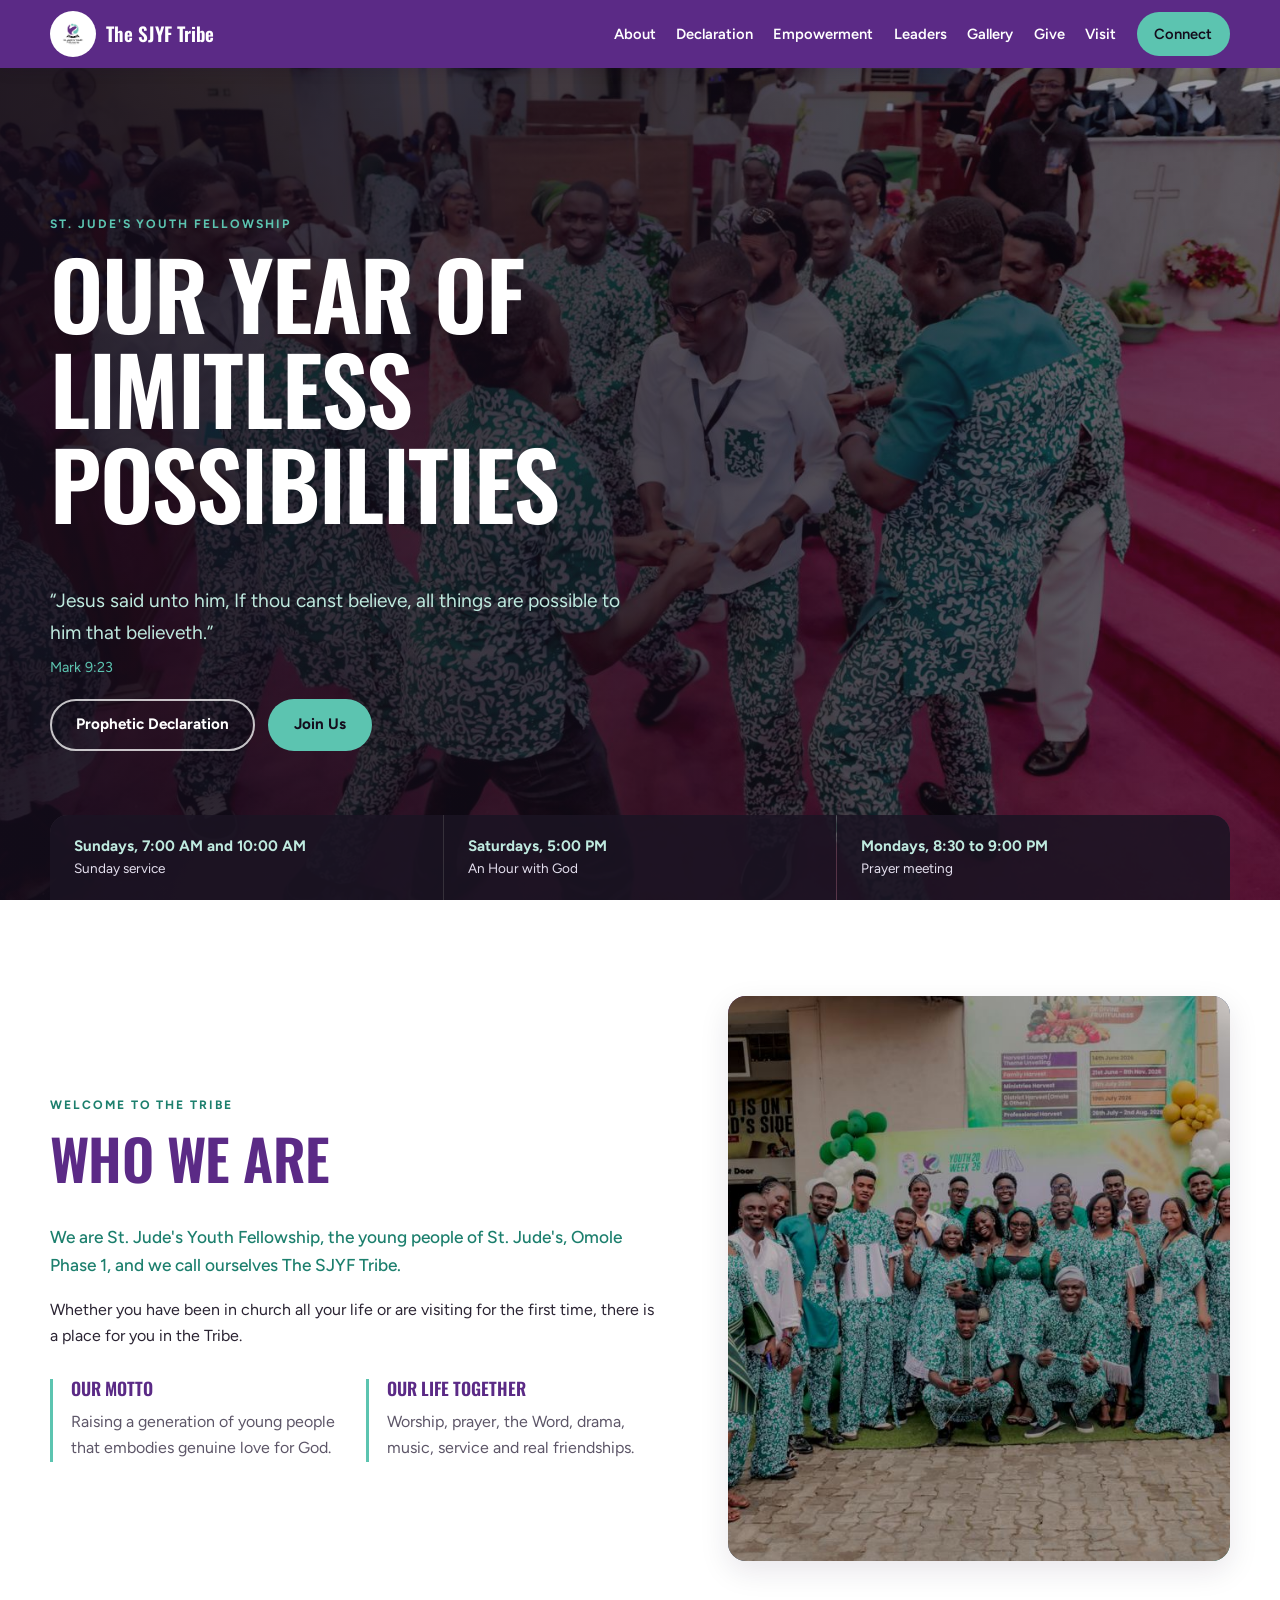
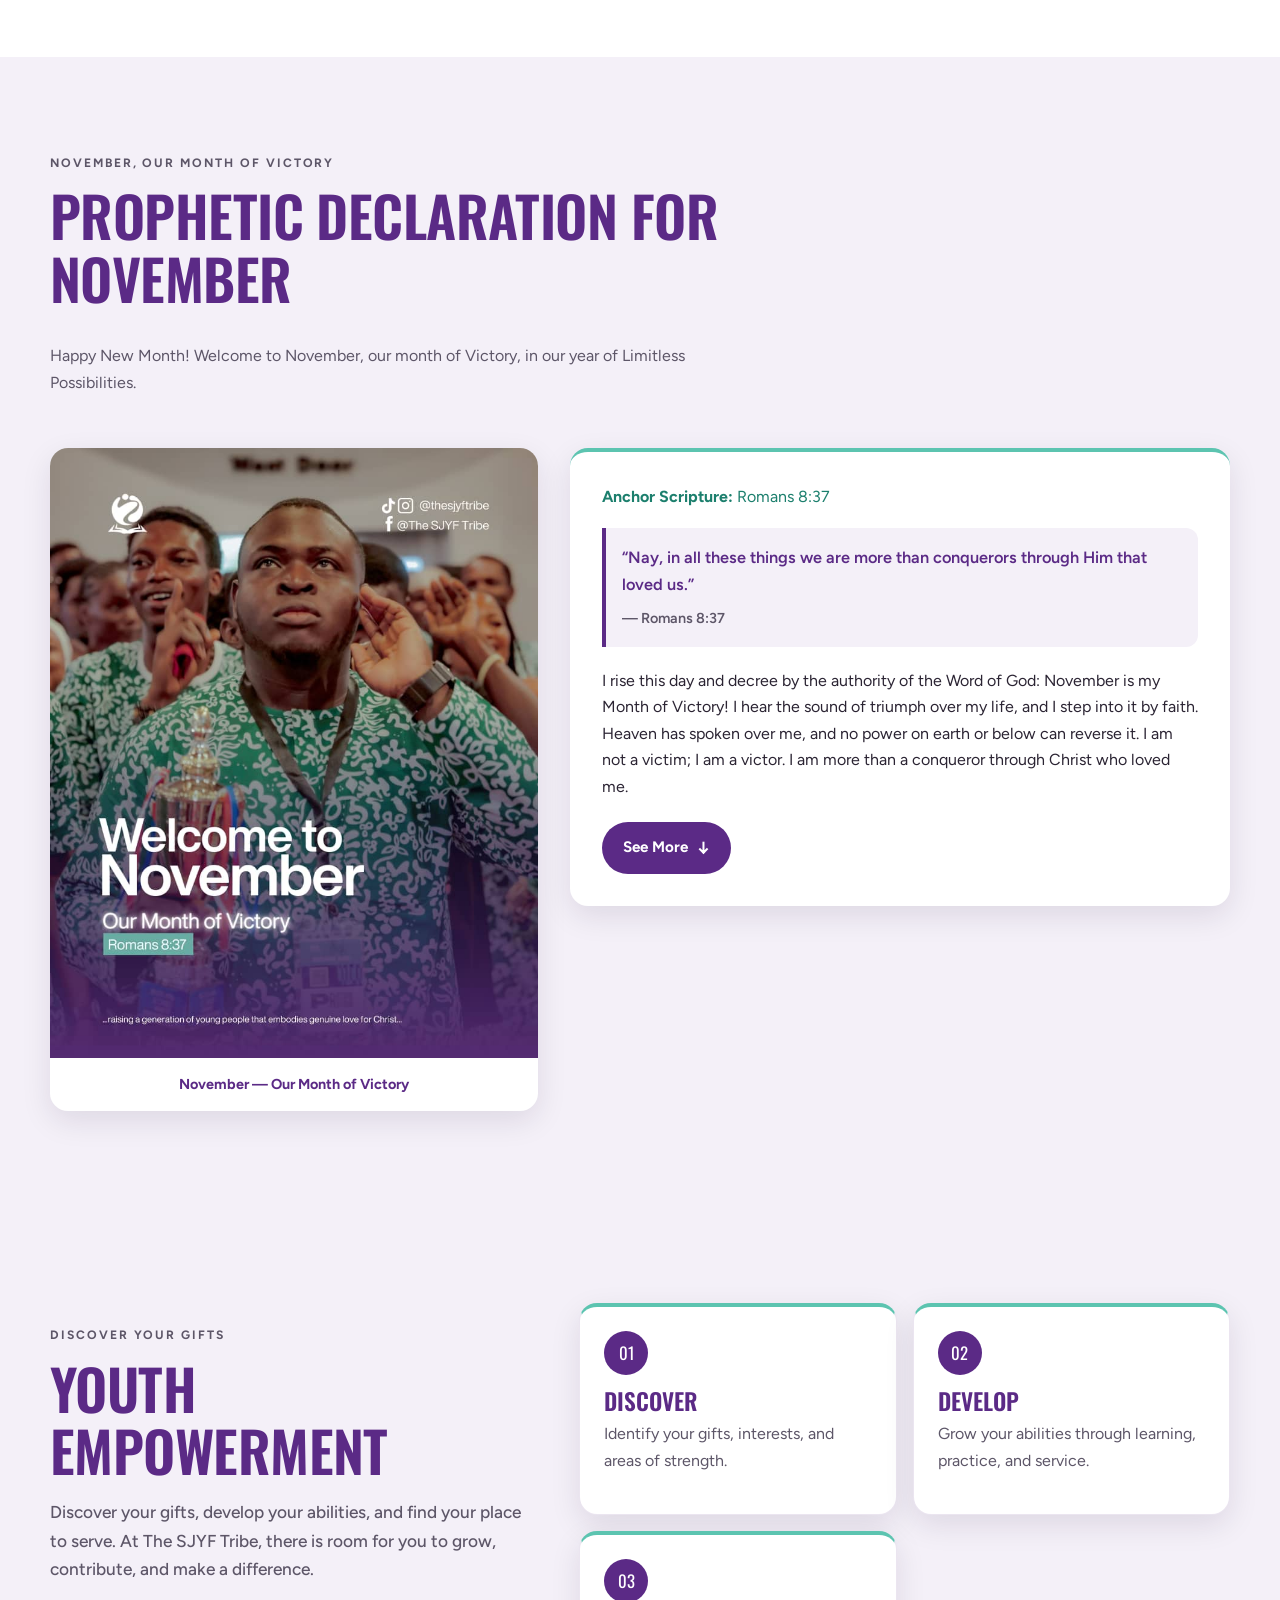
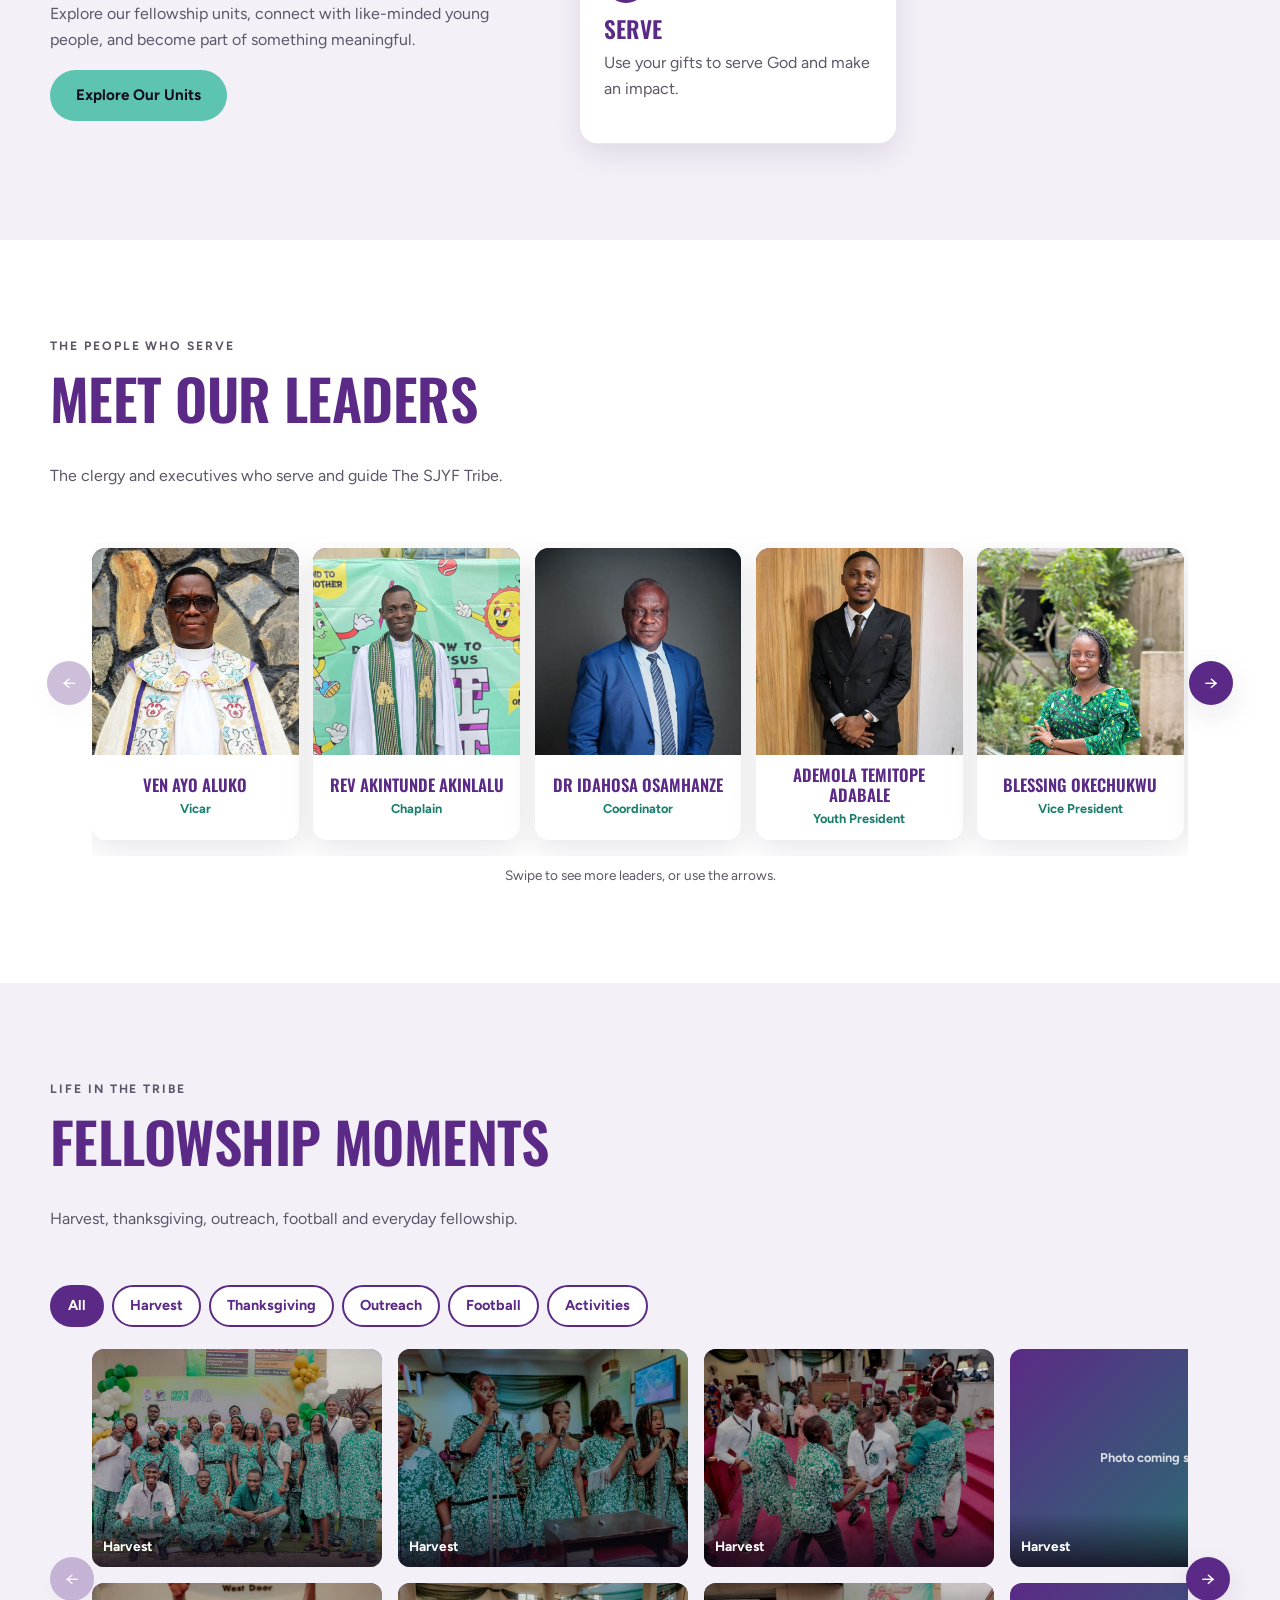
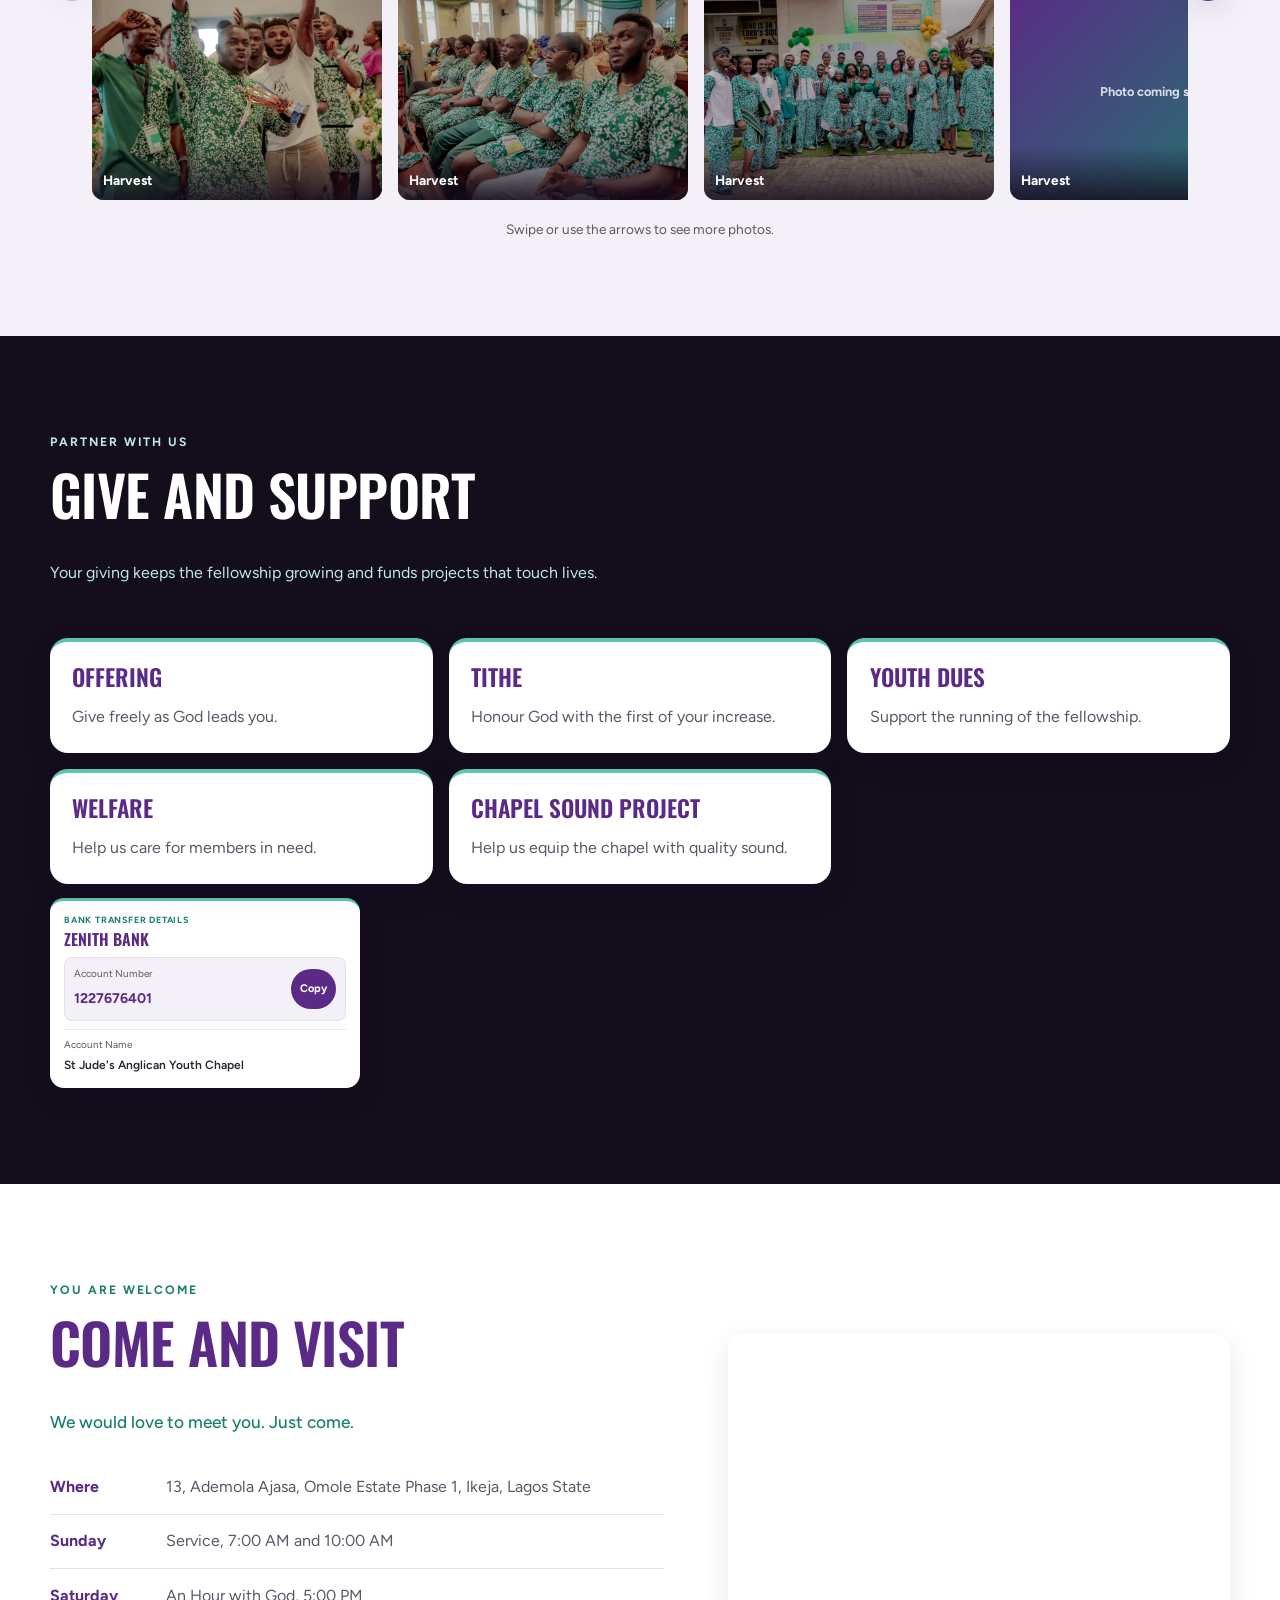
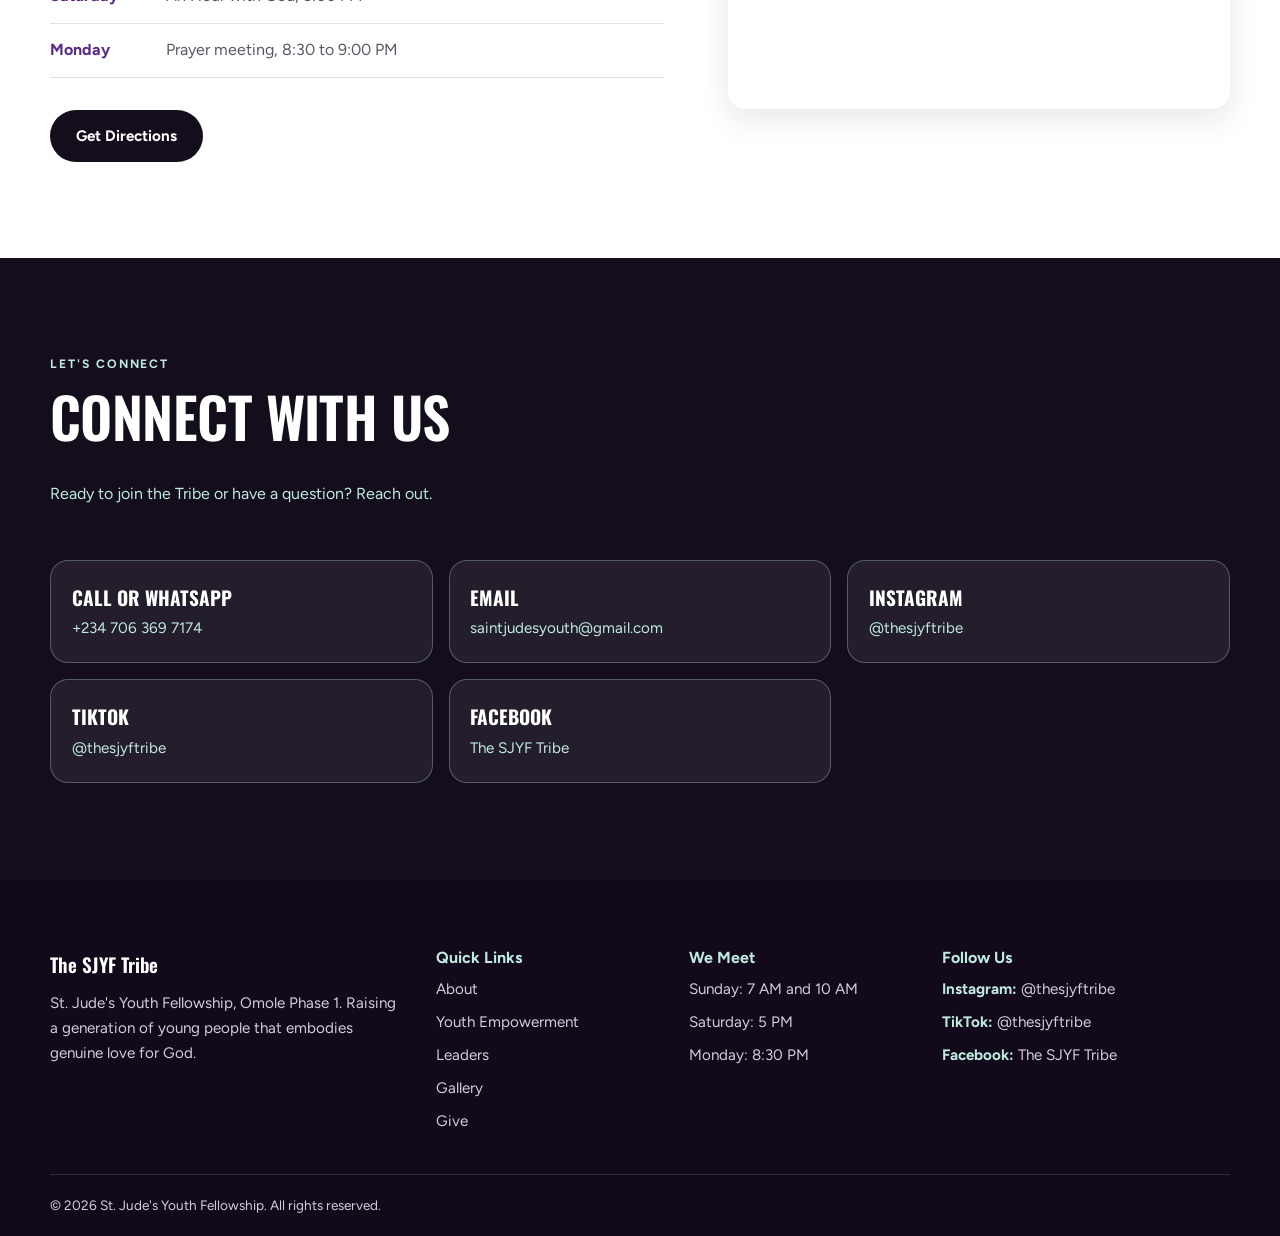
<file: index.html>
<!DOCTYPE html>
<html lang="en">

<head>
  <meta charset="UTF-8">
  <meta name="viewport" content="width=device-width, initial-scale=1, viewport-fit=cover">

  <title>The SJYF Tribe | St. Jude's Youth Fellowship</title>

  <meta name="description" content="St. Jude's Youth Fellowship, Omole Phase 1, Ikeja, Lagos. Raising a generation of young people that embodies genuine love for God.">
  <meta name="theme-color" content="#5b2a86">

  <!-- Fonts -->
  <link rel="preconnect" href="https://fonts.googleapis.com">
  <link rel="preconnect" href="https://fonts.gstatic.com" crossorigin>
  <link href="https://fonts.googleapis.com/css2?family=Oswald:wght@400;500;600;700&family=Figtree:wght@400;500;600;700&display=swap" rel="stylesheet">

  <!-- Stylesheets -->
  <link rel="stylesheet" href="css/style.css">
  <link rel="stylesheet" href="css/pages.css">

  <!-- Hero image -->
  <link rel="preload" as="image" href="images/crowd2.jpeg" fetchpriority="high">
</head>

<body>

  <!-- HEADER -->
  <header class="site-header" id="top">
    <div class="container nav-bar">

      <a href="#top" class="brand">
        <span class="brand-logo">
          <img src="images/logo.jpg" alt="St. Jude's Youth Fellowship logo" width="46" height="46">
        </span>
        <span class="brand-name">The SJYF Tribe</span>
      </a>

      <button class="nav-toggle" type="button" aria-label="Open menu" aria-expanded="false" aria-controls="site-nav">
        <span></span>
        <span></span>
        <span></span>
      </button>

      <nav class="site-nav" id="site-nav" aria-label="Main navigation">
        <ul>
          <li><a href="#about">About</a></li>
          <li><a href="#declaration">Declaration</a></li>
          <li><a href="#empowerment">Empowerment</a></li>
          <li><a href="#leaders">Leaders</a></li>
          <li><a href="#gallery">Gallery</a></li>
          <li><a href="#give">Give</a></li>
          <li><a href="#visit">Visit</a></li>
          <li><a href="#contact" class="btn btn-green btn-small">Connect</a></li>
        </ul>
      </nav>

    </div>
  </header>

  <main>

    <!-- HERO -->
    <section class="hero">
      <img class="hero-img" src="images/crowd2.jpeg" alt="" fetchpriority="high" decoding="async" onerror="this.remove()">
      <div class="hero-overlay"></div>

      <div class="container hero-content">
        <p class="hero-eyebrow">ST. JUDE'S YOUTH FELLOWSHIP</p>
        <h1>Our Year of Limitless Possibilities</h1>

        <p class="verse">
          “Jesus said unto him, If thou canst believe, all things are possible to him that believeth.”
          <cite>Mark 9:23</cite>
        </p>

        <div class="btn-row">
          <a href="#declaration" class="btn btn-light">Prophetic Declaration</a>
          <a href="https://wa.me/qr/OGHIVIQSSD67K1" class="btn btn-green">Join Us</a>
        </div>
      </div>

      <div class="container">
        <div class="hero-strip">
          <div>
            <strong>Sundays, 7:00 AM and 10:00 AM</strong>
            <span>Sunday service</span>
          </div>
          <div>
            <strong>Saturdays, 5:00 PM</strong>
            <span>An Hour with God</span>
          </div>
          <div>
            <strong>Mondays, 8:30 to 9:00 PM</strong>
            <span>Prayer meeting</span>
          </div>
        </div>
      </div>
    </section>

    <!-- ABOUT -->
    <section class="section" id="about">
      <div class="container split">

        <div class="split-text reveal">
          <p class="eyebrow">WELCOME TO THE TRIBE</p>
          <h2>Who We Are</h2>

          <p class="lead">
            We are St. Jude's Youth Fellowship, the young people of St. Jude's, Omole Phase 1, and we call ourselves The SJYF Tribe.
          </p>

          <p>
            Whether you have been in church all your life or are visiting for the first time, there is a place for you in the Tribe.
          </p>

          <div class="pillars">
            <div>
              <h3>Our Motto</h3>
              <p>Raising a generation of young people that embodies genuine love for God.</p>
            </div>

            <div>
              <h3>Our Life Together</h3>
              <p>Worship, prayer, the Word, drama, music, service and real friendships.</p>
            </div>
          </div>
        </div>

        <figure class="split-img reveal">
          <img src="images/group.jpeg" alt="The SJYF Tribe together" loading="lazy" decoding="async" onerror="this.remove()">
        </figure>

      </div>
    </section>

  <!-- PROPHETIC DECLARATION -->
<section class="section section-tint" id="declaration">
  <div class="container">

    <div class="section-head reveal">
      <p class="eyebrow">NOVEMBER, OUR MONTH OF VICTORY</p>
      <h2>Prophetic Declaration for November</h2>
      <p>
        Happy New Month! Welcome to November, our month of Victory,
        in our year of Limitless Possibilities.
      </p>
    </div>

    <div class="prophetic-layout">

      <!-- November image -->
      <figure class="prophetic-image reveal">
        <img
          src="images/prophetic declaration2.jpg"
          alt="November Prophetic Declaration"
          loading="lazy"
          decoding="async"
        >
        <figcaption>
          November — Our Month of Victory
        </figcaption>
      </figure>

      <!-- Declaration text -->
      <article class="prophetic-content reveal">

        <p class="prophetic-scripture">
          <strong>Anchor Scripture:</strong> Romans 8:37
        </p>

        <blockquote class="prophetic-verse">
          “Nay, in all these things we are more than conquerors through Him that loved us.”
          <cite>— Romans 8:37</cite>
        </blockquote>

        <!-- Always visible -->
        <div class="prophetic-intro">
          <p>
            I rise this day and decree by the authority of the Word of God: November is my Month of Victory! I hear the sound of triumph over my life, and I step into it by faith. Heaven has spoken over me, and no power on earth or below can reverse it. I am not a victim; I am a victor. I am more than a conqueror through Christ who loved me.
          </p>
        </div>

        <!-- Hidden until See More is clicked -->
        <div class="prophetic-extra" id="prophetic-extra" hidden>

          <p>
            I prophesy to every mountain standing before me: be removed and cast into the sea! Every chain of limitation breaks now. Every voice of delay, stagnation and defeat is silenced by the blood of Jesus. What held me down in past months will not follow me into this month. My season of struggle is over; my season of supernatural breakthrough has begun.
          </p>

          <p>
            I decree that the hand of the Lord is upon me for good. Doors that no man can shut are opening before me. Divine helpers are rising for my sake. Favour is going ahead of me into every classroom, office, interview, business, and relationship. Where I was overlooked, I will be remembered. Where I was rejected, I will be celebrated.
          </p>

          <p>
            I speak to my mind: be sound. I speak to my body: be strong. I speak to my spirit: burn with the fire of God. I will not fear, I will not falter, and I will not fail. The anointing that breaks every yoke rests upon me, and the grace for exploits flows through me.
          </p>

          <p>
            I prophesy that my testimonies this month will be loud, many, and undeniable. Joy will be my portion, increase will be my experience, and all who know me will see the glory of God upon my life.
          </p>

          <p class="prophetic-closing">
            From the first day to the thirtieth day of November, I win, I rise, I shine, and I reign. Thus says the Lord concerning me, and so shall it be.
            <br>
            In the mighty name of Jesus Christ. Amen!
          </p>

        </div>

        <!-- See More / See Less button -->
        <button
          class="prophetic-toggle"
          id="prophetic-toggle"
          type="button"
          aria-expanded="false"
          aria-controls="prophetic-extra"
        >
          See More <span aria-hidden="true">↓</span>
        </button>

      </article>
    </div>
  </div>
</section>

    <!-- YOUTH EMPOWERMENT -->
    <section class="section empowerment-section" id="empowerment">
      <div class="container empowerment-content">

        <div class="empowerment-text reveal">
          <p class="eyebrow">DISCOVER YOUR GIFTS</p>
          <h2>Youth Empowerment</h2>

          <p class="lead">
            Discover your gifts, develop your abilities, and find your place to serve. At The SJYF Tribe, there is room for you to grow, contribute, and make a difference.
          </p>

          <p>
            Explore our fellowship units, connect with like-minded young people, and become part of something meaningful.
          </p>

          <a href="units.html" class="btn btn-green">Explore Our Units</a>
        </div>

        <div class="empowerment-cards reveal">
          <div class="empowerment-card">
            <span class="empowerment-icon">01</span>
            <h3>Discover</h3>
            <p>Identify your gifts, interests, and areas of strength.</p>
          </div>

          <div class="empowerment-card">
            <span class="empowerment-icon">02</span>
            <h3>Develop</h3>
            <p>Grow your abilities through learning, practice, and service.</p>
          </div>

          <div class="empowerment-card">
            <span class="empowerment-icon">03</span>
            <h3>Serve</h3>
            <p>Use your gifts to serve God and make an impact.</p>
          </div>
        </div>

      </div>
    </section>

    <!-- LEADERS -->
    <section class="section" id="leaders">
      <div class="container">

        <div class="section-head reveal">
          <p class="eyebrow">THE PEOPLE WHO SERVE</p>
          <h2>Meet Our Leaders</h2>
          <p>The clergy and executives who serve and guide The SJYF Tribe.</p>
        </div>

        <div class="leaders-carousel">
          <button class="leaders-arrow leaders-prev" type="button" aria-label="See previous leaders">←</button>

          <div class="leaders-track" id="leaders-track">

            <article class="leader">
              <div class="photo">
                <span>AA</span>
                <img src="images/vicar.jpeg" alt="Ven Ayo Aluko" loading="lazy" decoding="async" onerror="this.remove()">
              </div>
              <div class="leader-info">
                <h3>Ven Ayo Aluko</h3>
                <p>Vicar</p>
              </div>
            </article>

            <article class="leader">
              <div class="photo">
                <span>RA</span>
                <img src="images/rev%20akintude%20akinalu.jpeg" alt="Rev Akintunde Akinlalu" loading="lazy" decoding="async" onerror="this.remove()">
              </div>
              <div class="leader-info">
                <h3>Rev Akintunde Akinlalu</h3>
                <p>Chaplain</p>
              </div>
            </article>

            <article class="leader">
              <div class="photo">
                <span>IO</span>
                <img src="images/osahamanse%20idahosa.jpeg" alt="Dr Idahosa Osamhanze" loading="lazy" decoding="async" onerror="this.remove()">
              </div>
              <div class="leader-info">
                <h3>Dr Idahosa Osamhanze</h3>
                <p>Coordinator</p>
              </div>
            </article>

            <article class="leader">
              <div class="photo">
                <span>A</span>
                <img src="images/ademola%20temitope.jpeg" alt="Bro Ademola" loading="lazy" decoding="async" onerror="this.remove()">
              </div>
              <div class="leader-info">
                <h3>Ademola Temitope Adabale</h3>
                <p>Youth President</p>
              </div>
            </article>

            <article class="leader">
              <div class="photo">
                <span>BO</span>
                <img src="images/preciuos%20blessing.jpeg" alt="Sis Blessing Okechukwu" loading="lazy" decoding="async" onerror="this.remove()">
              </div>
              <div class="leader-info">
                <h3>Blessing Okechukwu</h3>
                <p>Vice President</p>
              </div>
            </article>

            <article class="leader">
              <div class="photo">
                <span>DA</span>
                <img src="images/dabiri.jpeg" alt="Bro Dabiri Ayomide" loading="lazy" decoding="async" onerror="this.remove()">
              </div>
              <div class="leader-info">
                <h3>Dabiri Ayomide</h3>
                <p>General Secretary</p>
              </div>
            </article>

            <article class="leader">
              <div class="photo">
                <span>PA</span>
                <img src="images/precious%20nkiruka.jpeg" alt="Sis Precious Abonyi" loading="lazy" decoding="async" onerror="this.remove()">
              </div>
              <div class="leader-info">
                <h3>Precious Abonyi</h3>
                <p>Assistant General Secretary</p>
              </div>
            </article>

            <article class="leader">
              <div class="photo">
                <span>OD</span>
                <img src="images/delight.jpeg" alt="Bro Osamhanze Delight" loading="lazy" decoding="async" onerror="this.remove()">
              </div>
              <div class="leader-info">
                <h3>Osamhanze Delight</h3>
                <p>Prayer and Word Coordinator</p>
              </div>
            </article>

            <article class="leader">
              <div class="photo">
                <span>IA</span>
                <img src="images/israel.jpeg" alt="Bro Isreal Adeyemi" loading="lazy" decoding="async" onerror="this.remove()">
              </div>
              <div class="leader-info">
                <h3>Isreal Adeyemi</h3>
                <p>Choir Director</p>
              </div>
            </article>

            <article class="leader">
              <div class="photo">
                <span>PU</span>
                <img src="images/phillip%20uche.jpeg" alt="Bro Philip Uche" loading="lazy" decoding="async" onerror="this.remove()">
              </div>
              <div class="leader-info">
                <h3>Philip Uche</h3>
                <p>Drama Coordinator</p>
              </div>
            </article>

            <article class="leader">
              <div class="photo">
                <span>KJ</span>
                <img src="images/kelechi johnson.jpg" alt="Bro Kelechi Johnson" loading="lazy" decoding="async" onerror="this.remove()">
              </div>
              <div class="leader-info">
                <h3>Kelechi Johnson</h3>
                <p>Assistant Drama Coordinator</p>
              </div>
            </article>

            <article class="leader">
              <div class="photo">
                <span>NO</span>
                <img src="images/chinonyerem%20blessing.jpeg" alt="Sis Nonye Onwunaike" loading="lazy" decoding="async" onerror="this.remove()">
              </div>
              <div class="leader-info">
                <h3>Nonye Onwunaike</h3>
                <p>Welfare Secretary</p>
              </div>
            </article>

            <article class="leader">
              <div class="photo">
                <span>OI</span>
                <img src="images/okolo%20ikechuckwu.jpeg" alt="Bro Okolo Ikechukwu" loading="lazy" decoding="async" onerror="this.remove()">
              </div>
              <div class="leader-info">
                <h3>Okolo Ikechukwu</h3>
                <p>Organizing Secretary</p>
              </div>
            </article>

            <article class="leader">
              <div class="photo">
                <span>OW</span>
                <img src="images/osamahanse%20wisdom.jpeg" alt="Bro Osamhanze Wisdom" loading="lazy" decoding="async" onerror="this.remove()">
              </div>
              <div class="leader-info">
                <h3>Osamhanze Wisdom</h3>
                <p>Chief Usher / Protocol</p>
              </div>
            </article>

            <article class="leader">
              <div class="photo">
                <span>IA</span>
                <img src="images/ifeoma anaka.jpeg" alt="Sis Ifeoma Anaka" loading="lazy" decoding="async" onerror="this.remove()">
              </div>
              <div class="leader-info">
                <h3>Ifeoma Anaka</h3>
                <p>Financial Secretary 1</p>
              </div>
            </article>

            <article class="leader">
              <div class="photo">
                <span>DO</span>
                <img src="images/dipo-ojo.jpeg" alt="Bro Dipo Ojo Ayo" loading="lazy" decoding="async" onerror="this.remove()">
              </div>
              <div class="leader-info">
                <h3>Dipo Ojo Ayo</h3>
                <p>Financial Secretary 2</p>
              </div>
            </article>

            <article class="leader">
              <div class="photo">
                <span>VA</span>
                <img src="images/victor alaoma.jpg" alt="Bro Victor Alaoma" loading="lazy" decoding="async" onerror="this.remove()">
              </div>
              <div class="leader-info">
                <h3>Victor Alaoma</h3>
                <p>PRO</p>
              </div>
            </article>

            <article class="leader">
              <div class="photo">
                <span>AE</span>
                <img src="images/abonyi ugochukwu emmanuel.jpeg" alt="Bro Abonyi Ugochukwu Emmanuel" loading="lazy" decoding="async" onerror="this.remove()">
              </div>
              <div class="leader-info">
                <h3>Abonyi Ugochukwu Emmanuel</h3>
                <p>Evangelism Secretary</p>
              </div>
            </article>

            <article class="leader">
              <div class="photo">
                <span>OO</span>
                <img src="images/olusegun E.jpeg" alt="Bro Olaniyi Olusegun" loading="lazy" decoding="async" onerror="this.remove()">
              </div>
              <div class="leader-info">
                <h3>Olaniyi Olusegun</h3>
                <p>Committee Member</p>
              </div>
            </article>

          </div>

          <button class="leaders-arrow leaders-next" type="button" aria-label="See more leaders">→</button>
        </div>

        <p class="carousel-hint">Swipe to see more leaders, or use the arrows.</p>
      </div>
    </section>

    <!-- GALLERY -->
    <section class="section section-tint" id="gallery">
      <div class="container">

        <div class="section-head reveal">
          <p class="eyebrow">LIFE IN THE TRIBE</p>
          <h2>Fellowship Moments</h2>
          <p>Harvest, thanksgiving, outreach, football and everyday fellowship.</p>
        </div>

        <!-- Gallery filters -->
        <div class="g-filters" role="group" aria-label="Filter photos">
          <button class="g-filter" type="button" data-filter="all" aria-pressed="true">All</button>
          <button class="g-filter" type="button" data-filter="harvest" aria-pressed="false">Harvest</button>
          <button class="g-filter" type="button" data-filter="thanksgiving" aria-pressed="false">Thanksgiving</button>
          <button class="g-filter" type="button" data-filter="outreach" aria-pressed="false">Outreach</button>
          <button class="g-filter" type="button" data-filter="football" aria-pressed="false">Football</button>
          <button class="g-filter" type="button" data-filter="activities" aria-pressed="false">Activities</button>
        </div>

        <!-- Gallery carousel -->
        <div class="gallery-wrap" data-carousel>
          <button class="c-arrow c-prev" type="button" aria-label="Previous photos">←</button>

          <div class="c-track gallery-scroller" aria-label="Fellowship photo gallery">

            <!-- Harvest -->
            <figure class="g-item" data-cat="harvest">
              <img src="images/group2.jpeg" alt="Harvest fellowship moment 1" loading="lazy" decoding="async" onerror="this.remove()">
              <figcaption>Harvest</figcaption>
            </figure>
            <figure class="g-item" data-cat="harvest">
              <img src="images/praise.jpeg" alt="Harvest fellowship moment 2" loading="lazy" decoding="async" onerror="this.remove()">
              <figcaption>Harvest</figcaption>
            </figure>
            <figure class="g-item" data-cat="harvest">
              <img src="images/choir.jpeg" alt="Harvest fellowship moment 3" loading="lazy" decoding="async" onerror="this.remove()">
              <figcaption>Harvest</figcaption>
            </figure>
            <figure class="g-item" data-cat="harvest">
              <img src="images/sitting.jpeg" alt="Harvest fellowship moment 4" loading="lazy" decoding="async" onerror="this.remove()">
              <figcaption>Harvest</figcaption>
            </figure>
            <figure class="g-item" data-cat="harvest">
              <img src="images/crowd2.jpeg" alt="Harvest fellowship moment 5" loading="lazy" decoding="async" onerror="this.remove()">
              <figcaption>Harvest</figcaption>
            </figure>
            <figure class="g-item" data-cat="harvest">
              <img src="images/group.jpeg" alt="Harvest fellowship moment 6" loading="lazy" decoding="async" onerror="this.remove()">
              <figcaption>Harvest</figcaption>
            </figure>
            <figure class="g-item" data-cat="harvest">
              <img src="images/praise2.jpeg" alt="Harvest fellowship moment 7" loading="lazy" decoding="async" onerror="this.remove()">
              <figcaption>Harvest</figcaption>
            </figure>
            <figure class="g-item" data-cat="harvest">
              <img src="images/crowd1.jpeg" alt="Harvest fellowship moment 8" loading="lazy" decoding="async" onerror="this.remove()">
              <figcaption>Harvest</figcaption>
            </figure>

            <!-- Thanksgiving -->
            <figure class="g-item" data-cat="thanksgiving">
              <img src="images/thanksgiving crowd.jpeg" alt="Thanksgiving service moment 1" loading="lazy" decoding="async" onerror="this.remove()">
              <figcaption>Thanksgiving</figcaption>
            </figure>
            <figure class="g-item" data-cat="thanksgiving">
              <img src="images/thanksgiving dance.jpeg" alt="Thanksgiving service moment 2" loading="lazy" decoding="async" onerror="this.remove()">
              <figcaption>Thanksgiving</figcaption>
            </figure>
            <figure class="g-item" data-cat="thanksgiving">
              <img src="images/thanksgiving crowd2.jpeg" alt="Thanksgiving service moment 3" loading="lazy" decoding="async" onerror="this.remove()">
              <figcaption>Thanksgiving</figcaption>
            </figure>
            <figure class="g-item" data-cat="thanksgiving">
              <img src="images/thanksgiving happy.jpeg" alt="Thanksgiving service moment 4" loading="lazy" decoding="async" onerror="this.remove()">
              <figcaption>Thanksgiving</figcaption>
            </figure>

            <!-- Outreach -->
            <figure class="g-item" data-cat="outreach">
              <img src="images/outreach-group.jpg" alt="Outreach moment 1" loading="lazy" decoding="async" onerror="this.remove()">
              <figcaption>Outreach</figcaption>
            </figure>
            <figure class="g-item" data-cat="outreach">
              <img src="images/outreach.jpg" alt="Outreach moment 2" loading="lazy" decoding="async" onerror="this.remove()">
              <figcaption>Outreach</figcaption>
            </figure>
            <figure class="g-item" data-cat="outreach">
              <img src="images/outreach2.jpg" alt="Outreach moment 3" loading="lazy" decoding="async" onerror="this.remove()">
              <figcaption>Outreach</figcaption>
            </figure>
            <figure class="g-item" data-cat="outreach">
              <img src="images/outreach3.jpg" alt="Outreach moment 4" loading="lazy" decoding="async" onerror="this.remove()">
              <figcaption>Outreach</figcaption>
            </figure>

            <!-- Football -->
            <figure class="g-item" data-cat="football">
              <img src="images/tiger2.jpeg" alt="SJYF Tigers football moment 1" loading="lazy" decoding="async" onerror="this.remove()">
              <figcaption>Football</figcaption>
            </figure>
            <figure class="g-item" data-cat="football">
              <img src="images/tigers-group-photo1.jpeg" alt="SJYF Tigers football moment 2" loading="lazy" decoding="async" onerror="this.remove()">
              <figcaption>Football</figcaption>
            </figure>
            <figure class="g-item" data-cat="football">
              <img src="images/tigers-group-2.jpeg" alt="SJYF Tigers football moment 3" loading="lazy" decoding="async" onerror="this.remove()">
              <figcaption>Football</figcaption>
            </figure>
            <figure class="g-item" data-cat="football">
              <img src="images/tigers.jpeg" alt="SJYF Tigers football moment 4" loading="lazy" decoding="async" onerror="this.remove()">
              <figcaption>Football</figcaption>
            </figure>

            <!-- Other activities -->
            <figure class="g-item" data-cat="activities">
              <img src="images/youth week.jpg" alt="Fellowship activity 1" loading="lazy" decoding="async" onerror="this.remove()">
              <figcaption>Activities</figcaption>
            </figure>
            <figure class="g-item" data-cat="activities">
              <img src="images/youth.jpg" alt="Fellowship activity 2" loading="lazy" decoding="async" onerror="this.remove()">
              <figcaption>Activities</figcaption>
            </figure>
            <figure class="g-item" data-cat="activities">
              <img src="images/youth group.jpg" alt="Fellowship activity 3" loading="lazy" decoding="async" onerror="this.remove()">
              <figcaption>Activities</figcaption>
            </figure>
            <figure class="g-item" data-cat="activities">
              <img src="images/youth2.jpg" alt="Fellowship activity 4" loading="lazy" decoding="async" onerror="this.remove()">
              <figcaption>Activities</figcaption>
            </figure>

          </div>

          <button class="c-arrow c-next" type="button" aria-label="Next photos">→</button>
        </div>

        <p class="carousel-hint">Swipe or use the arrows to see more photos.</p>
      </div>
    </section>

    <!-- GIVING -->
    <section class="section section-dark" id="give">
      <div class="container">

        <div class="section-head reveal">
          <p class="eyebrow">PARTNER WITH US</p>
          <h2>Give and Support</h2>
          <p>Your giving keeps the fellowship growing and funds projects that touch lives.</p>
        </div>

        <div class="grid grid-3">
          <article class="card reveal">
            <h3>Offering</h3>
            <p>Give freely as God leads you.</p>
          </article>

          <article class="card reveal">
            <h3>Tithe</h3>
            <p>Honour God with the first of your increase.</p>
          </article>

          <article class="card reveal">
            <h3>Youth Dues</h3>
            <p>Support the running of the fellowship.</p>
          </article>

          <article class="card reveal">
            <h3>Welfare</h3>
            <p>Help us care for members in need.</p>
          </article>

          <article class="card reveal">
            <h3>Chapel Sound Project</h3>
            <p>Help us equip the chapel with quality sound.</p>
          </article>
        </div>

        <!-- Bank transfer details -->
        <div class="bank-details">
          <p class="bank-label">BANK TRANSFER DETAILS</p>
          <h3>Zenith Bank</h3>

          <div class="account-info">
            <div>
              <span>Account Number</span>
              <strong>1227676401</strong>
            </div>

            <button class="copy-account" type="button" onclick="navigator.clipboard.writeText('1227676401').then(() => { this.textContent = 'Copied!'; }).catch(() => { alert('Account number: 1227676401'); })">
              Copy
            </button>
          </div>

          <div class="account-name">
            <span>Account Name</span>
            <p>St Jude's Anglican Youth Chapel</p>
          </div>
        </div>

      </div>
    </section>

    <!-- VISIT -->
    <section class="section" id="visit">
      <div class="container split">

        <div class="split-text reveal">
          <p class="eyebrow">YOU ARE WELCOME</p>
          <h2>Come and Visit</h2>
          <p class="lead">We would love to meet you. Just come.</p>

          <ul class="info-list">
            <li>
              <strong>Where</strong>
              <span>13, Ademola Ajasa, Omole Estate Phase 1, Ikeja, Lagos State</span>
            </li>
            <li>
              <strong>Sunday</strong>
              <span>Service, 7:00 AM and 10:00 AM</span>
            </li>
            <li>
              <strong>Saturday</strong>
              <span>An Hour with God, 5:00 PM</span>
            </li>
            <li>
              <strong>Monday</strong>
              <span>Prayer meeting, 8:30 to 9:00 PM</span>
            </li>
          </ul>

          <a class="btn btn-dark" href="https://www.google.com/maps/search/?api=1&amp;query=13+Ademola+Ajasa+Omole+Estate+Phase+1+Ikeja+Lagos" target="_blank" rel="noopener">
            Get Directions
          </a>
        </div>

        <iframe class="map reveal" title="Map to St. Jude's Youth Fellowship" loading="lazy" referrerpolicy="no-referrer-when-downgrade" src="https://www.google.com/maps?q=13+Ademola+Ajasa+Omole+Estate+Phase+1+Ikeja+Lagos&amp;output=embed"></iframe>

      </div>
    </section>

    <!-- CONTACT -->
    <section class="section section-dark" id="contact">
      <div class="container">

        <div class="section-head reveal">
          <p class="eyebrow">LET'S CONNECT</p>
          <h2>Connect With Us</h2>
          <p>Ready to join the Tribe or have a question? Reach out.</p>
        </div>

        <div class="grid grid-3">
          <a class="contact-card reveal" href="tel:+2347063697174">
            <strong>Call or WhatsApp</strong>
            <span>+234 706 369 7174</span>
          </a>

          <a class="contact-card reveal" href="mailto:saintjudesyouth@gmail.com">
            <strong>Email</strong>
            <span>saintjudesyouth@gmail.com</span>
          </a>

          <a class="contact-card reveal" href="https://www.instagram.com/thesjyftribe" target="_blank" rel="noopener">
            <strong>Instagram</strong>
            <span>@thesjyftribe</span>
          </a>

          <a class="contact-card reveal" href="https://www.tiktok.com/@thesjyftribe" target="_blank" rel="noopener">
            <strong>TikTok</strong>
            <span>@thesjyftribe</span>
          </a>

          <a class="contact-card reveal" href="https://www.facebook.com/search/top?q=The%20SJYF%20Tribe" target="_blank" rel="noopener">
            <strong>Facebook</strong>
            <span>The SJYF Tribe</span>
          </a>
        </div>

      </div>
    </section>

  </main>

  <!-- FOOTER -->
  <footer class="site-footer">
    <div class="container footer-grid">

      <div class="footer-about">
        <a href="#top" class="brand footer-brand">The SJYF Tribe</a>
        <p>
          St. Jude's Youth Fellowship, Omole Phase 1. Raising a generation of young people that embodies genuine love for God.
        </p>
      </div>

      <div>
        <h3>Quick Links</h3>
        <ul>
          <li><a href="#about">About</a></li>
          <li><a href="#empowerment">Youth Empowerment</a></li>
          <li><a href="#leaders">Leaders</a></li>
          <li><a href="#gallery">Gallery</a></li>
          <li><a href="#give">Give</a></li>
        </ul>
      </div>

      <div>
        <h3>We Meet</h3>
        <ul>
          <li>Sunday: 7 AM and 10 AM</li>
          <li>Saturday: 5 PM</li>
          <li>Monday: 8:30 PM</li>
        </ul>
      </div>

      <div>
        <h3>Follow Us</h3>
        <ul>
          <li>
            <span>Instagram:</span>
            <a href="https://www.instagram.com/thesjyftribe" target="_blank" rel="noopener">@thesjyftribe</a>
          </li>
          <li>
            <span>TikTok:</span>
            <a href="https://www.tiktok.com/@thesjyftribe" target="_blank" rel="noopener">@thesjyftribe</a>
          </li>
          <li>
            <span>Facebook:</span>
            <a href="https://www.facebook.com/search/top?q=The%20SJYF%20Tribe" target="_blank" rel="noopener">The SJYF Tribe</a>
          </li>
        </ul>
      </div>

    </div>

    <div class="container copyright">
      <p>
        &copy; <span id="year">2026</span> St. Jude's Youth Fellowship. All rights reserved.
      </p>
    </div>
  </footer>

  <!-- JavaScript -->
  <script src="script.js" defer></script>

</body>
</html>
</file>
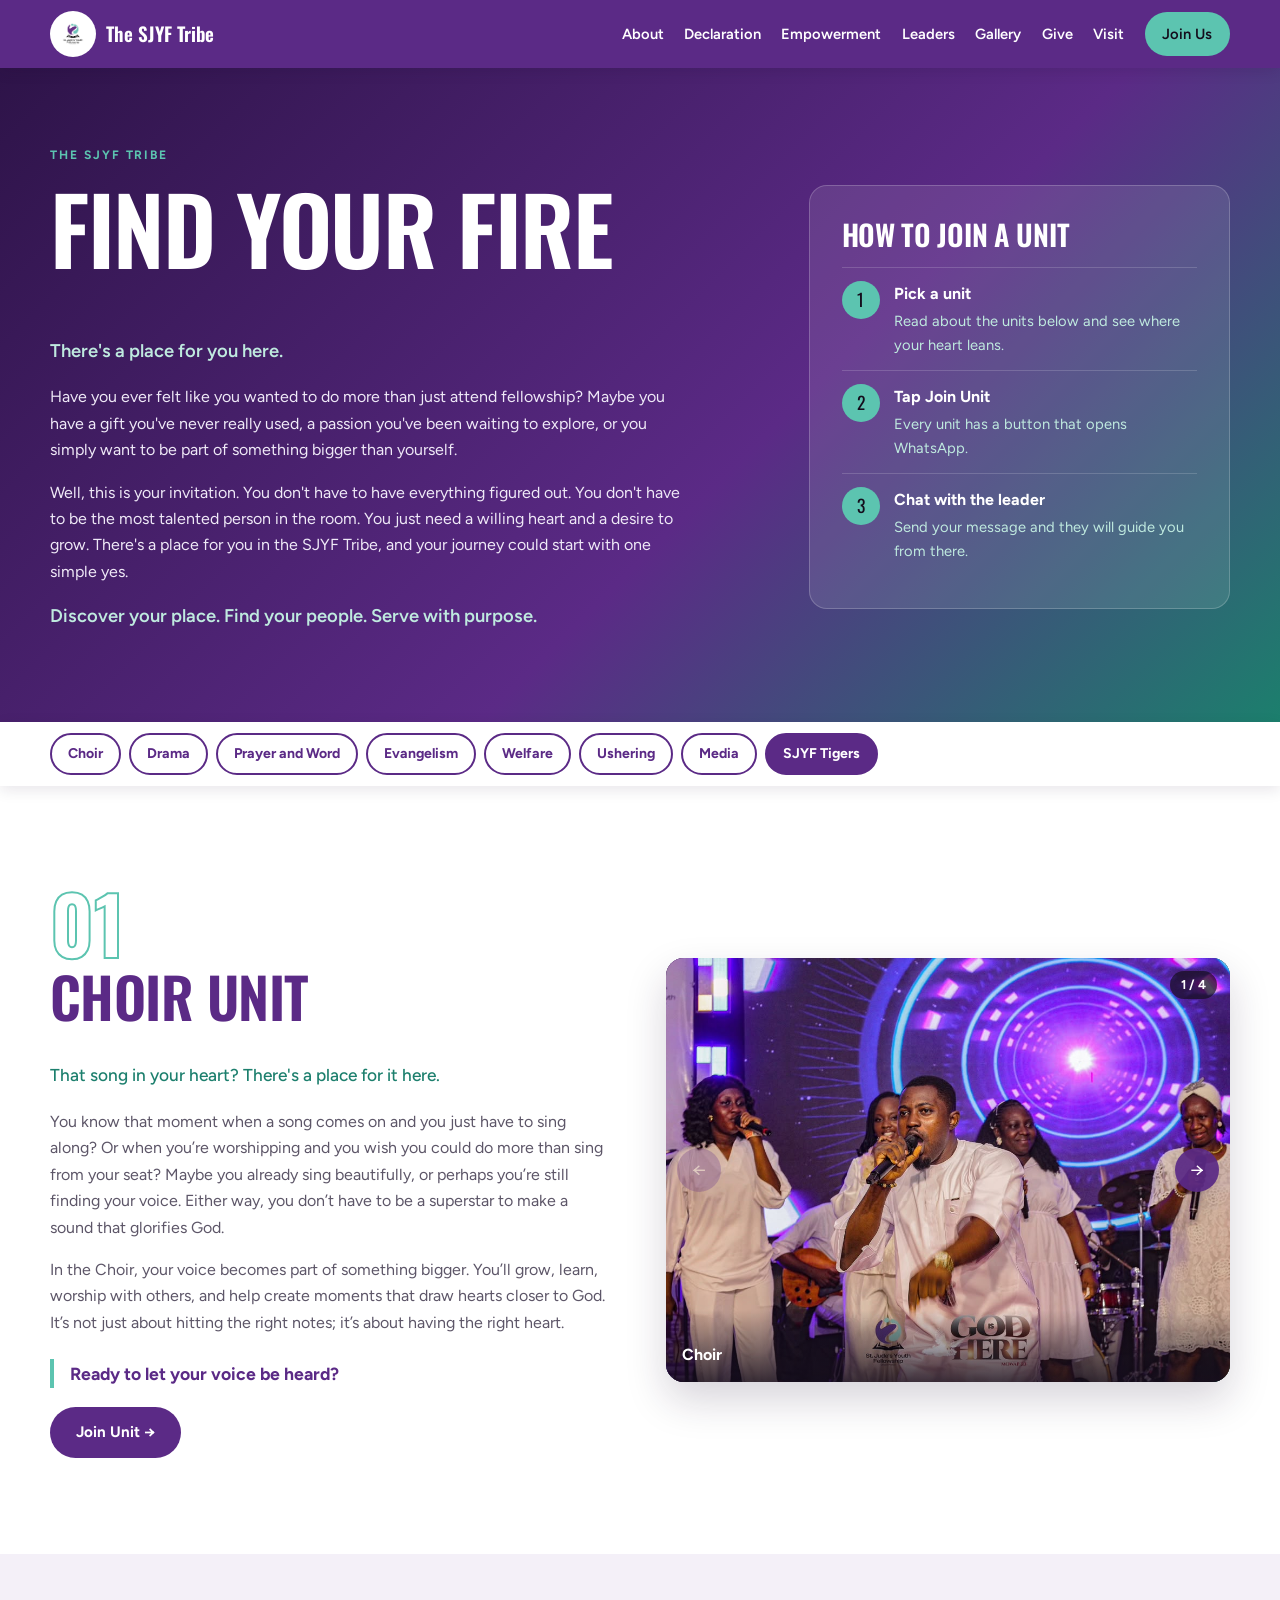
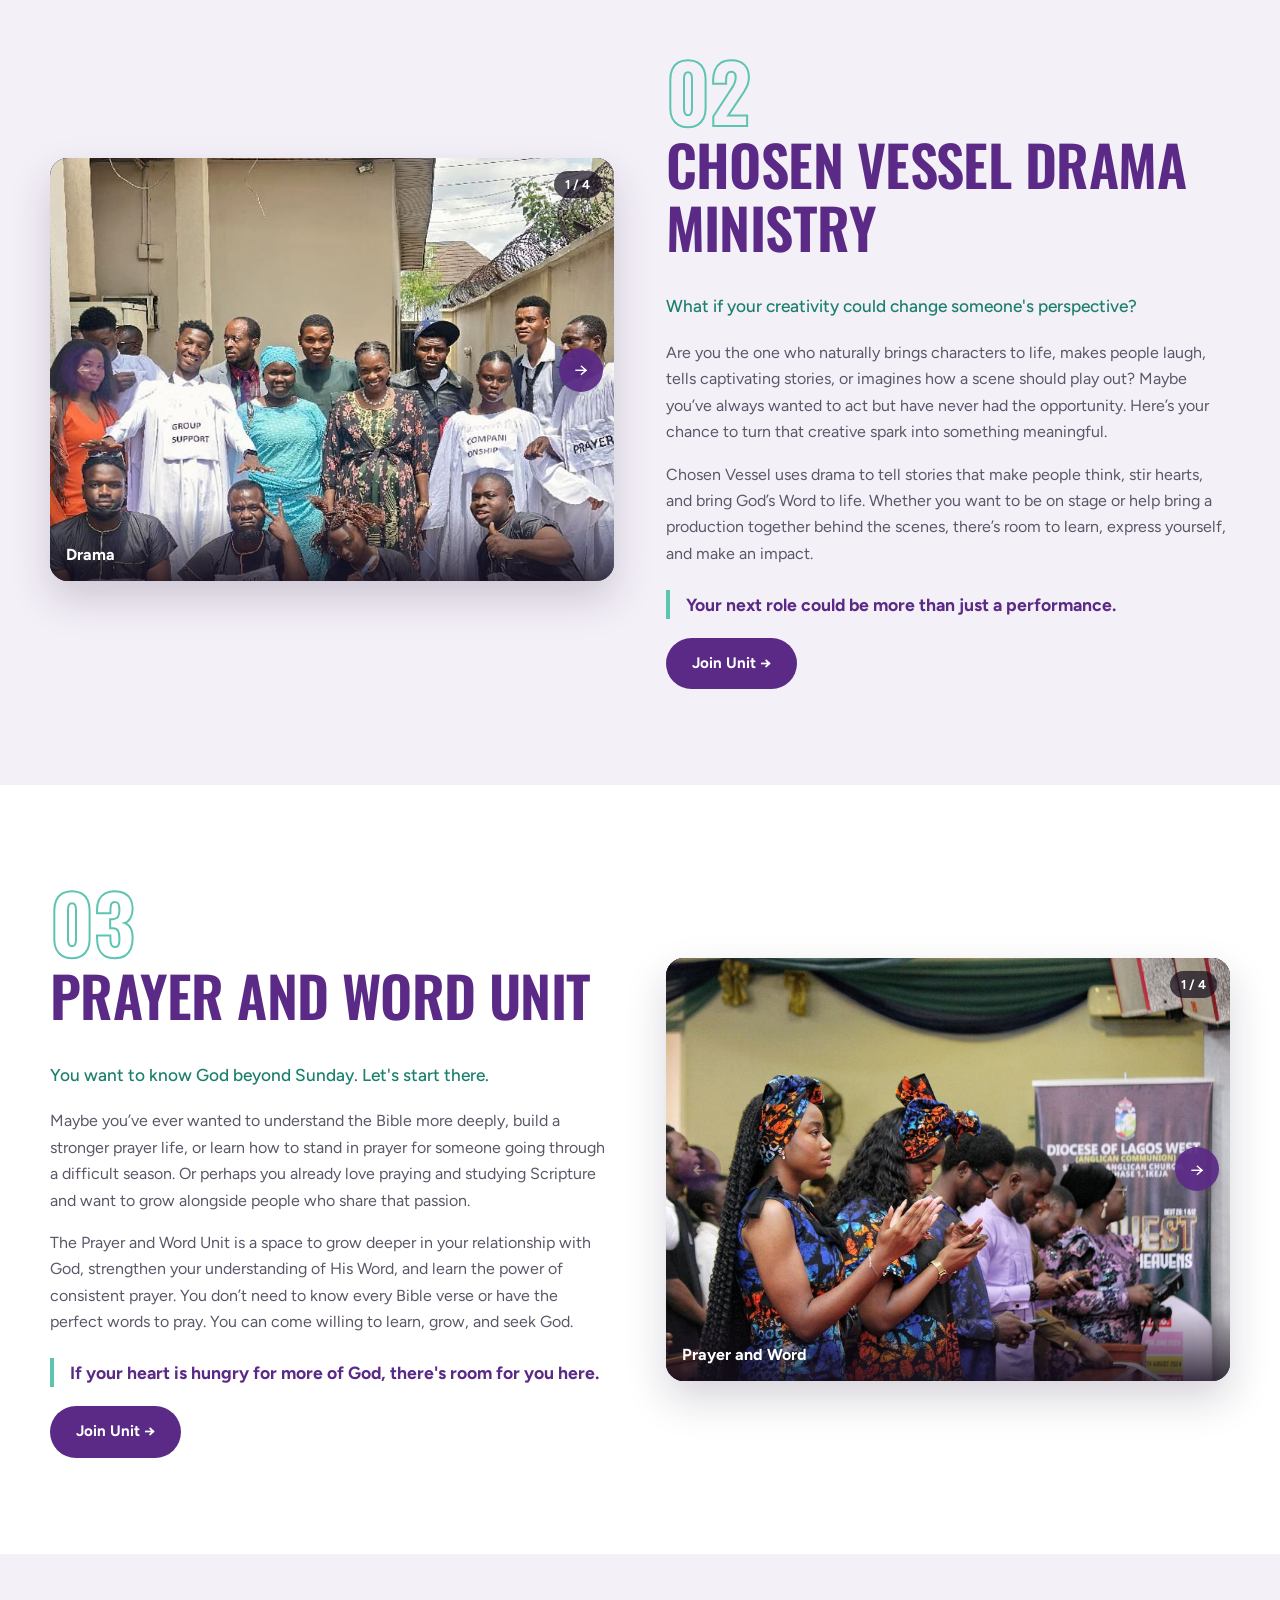
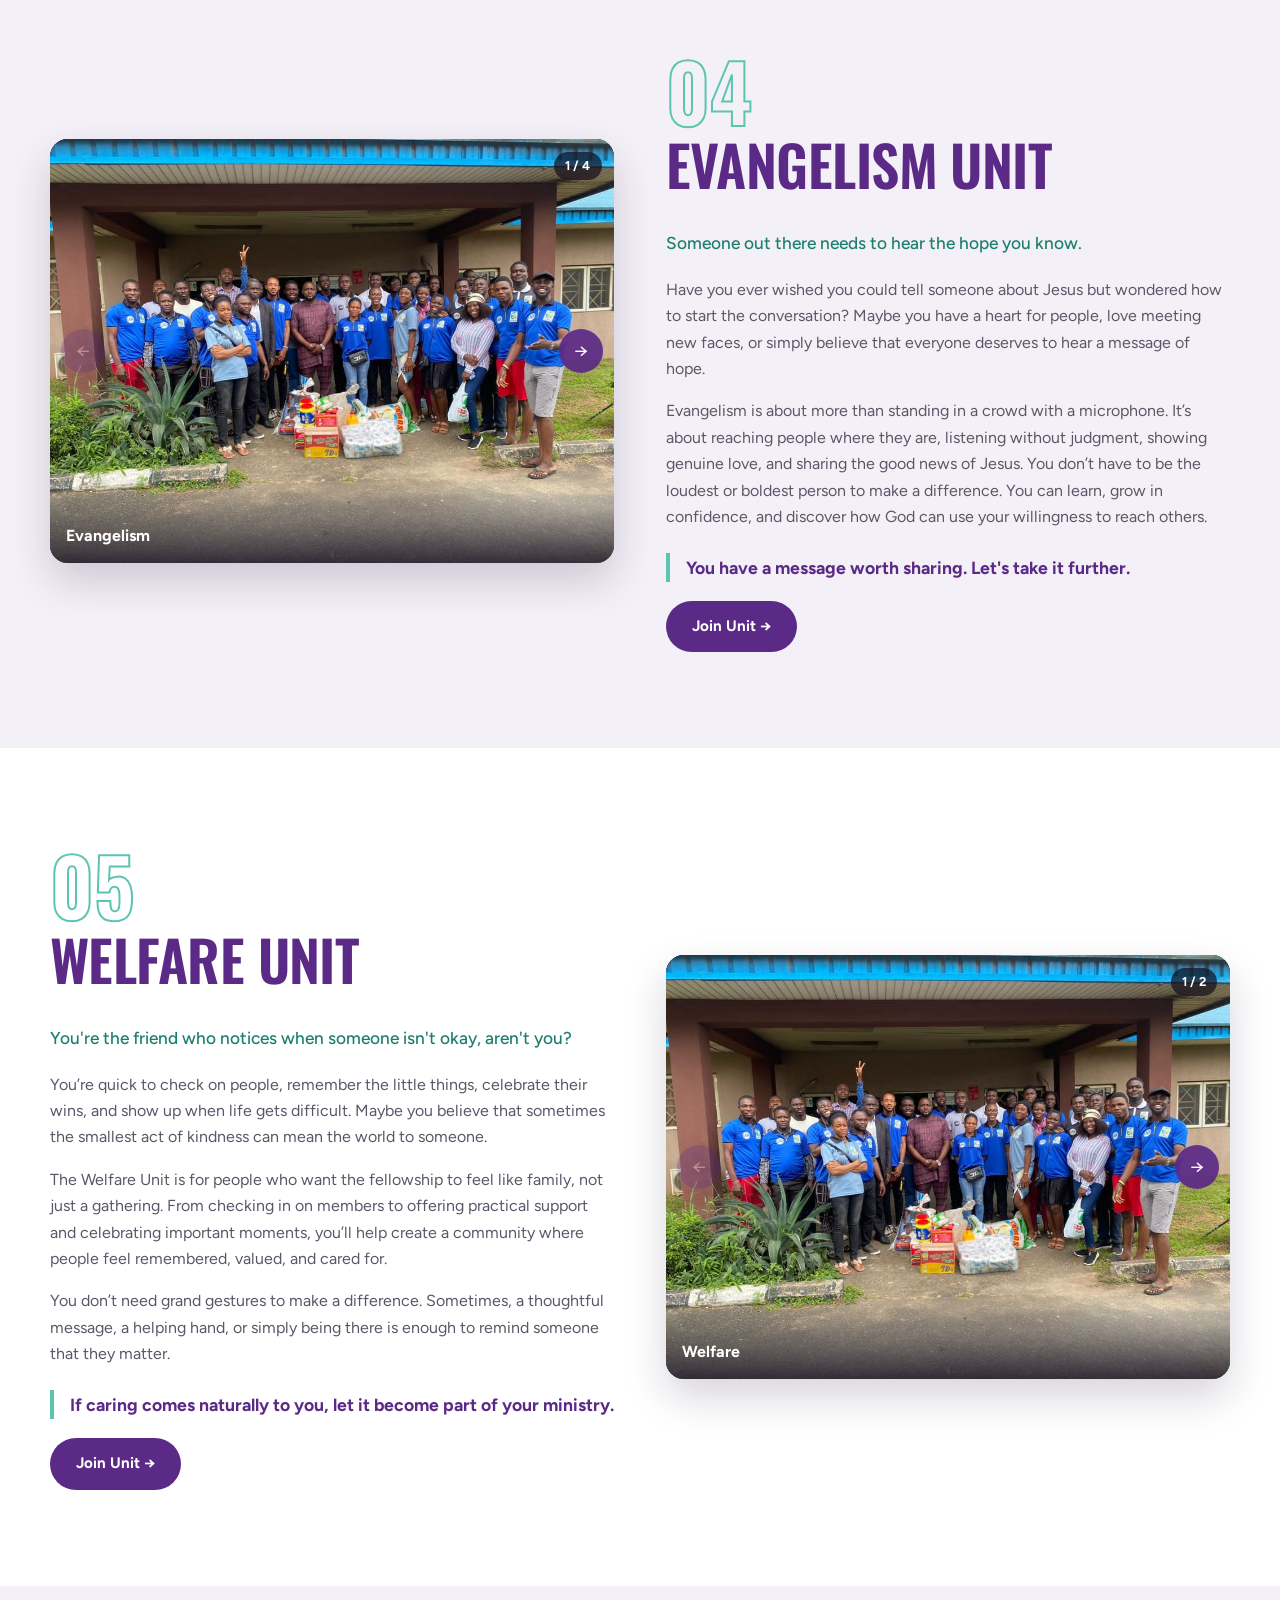
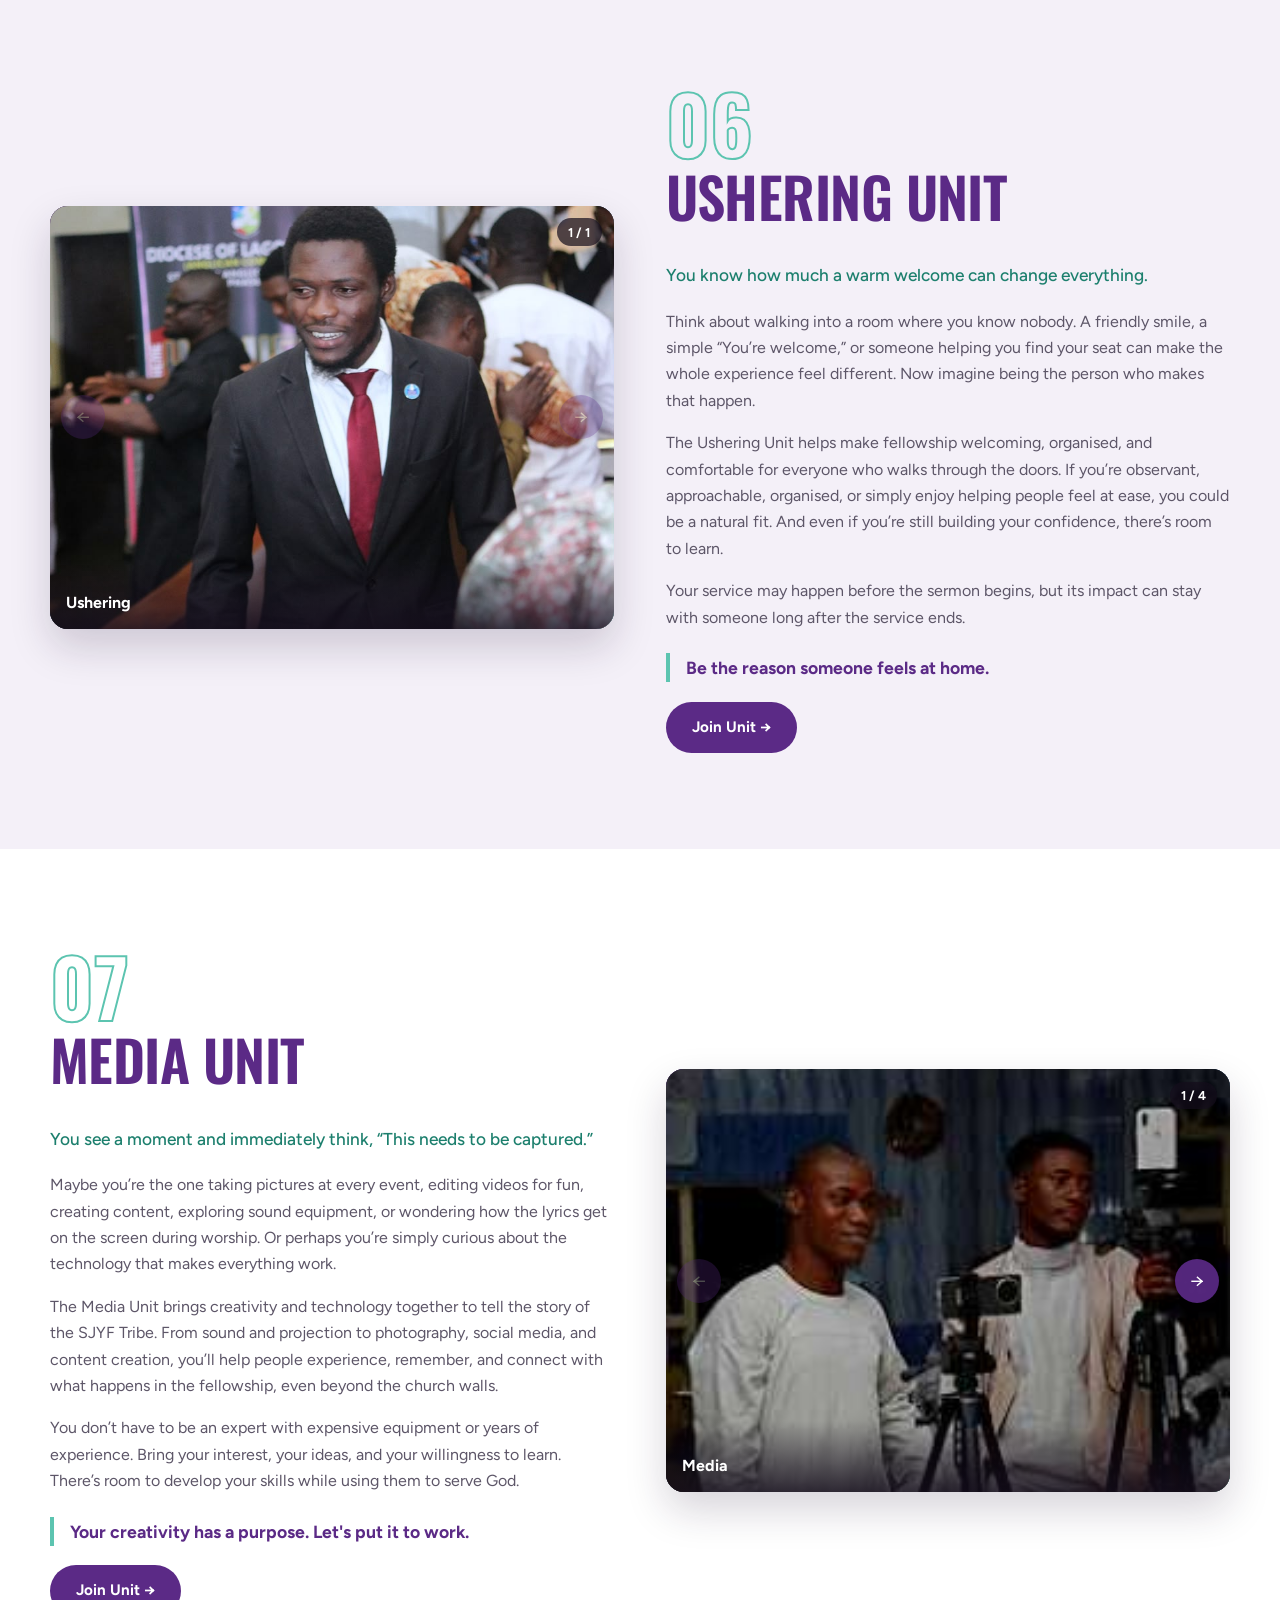
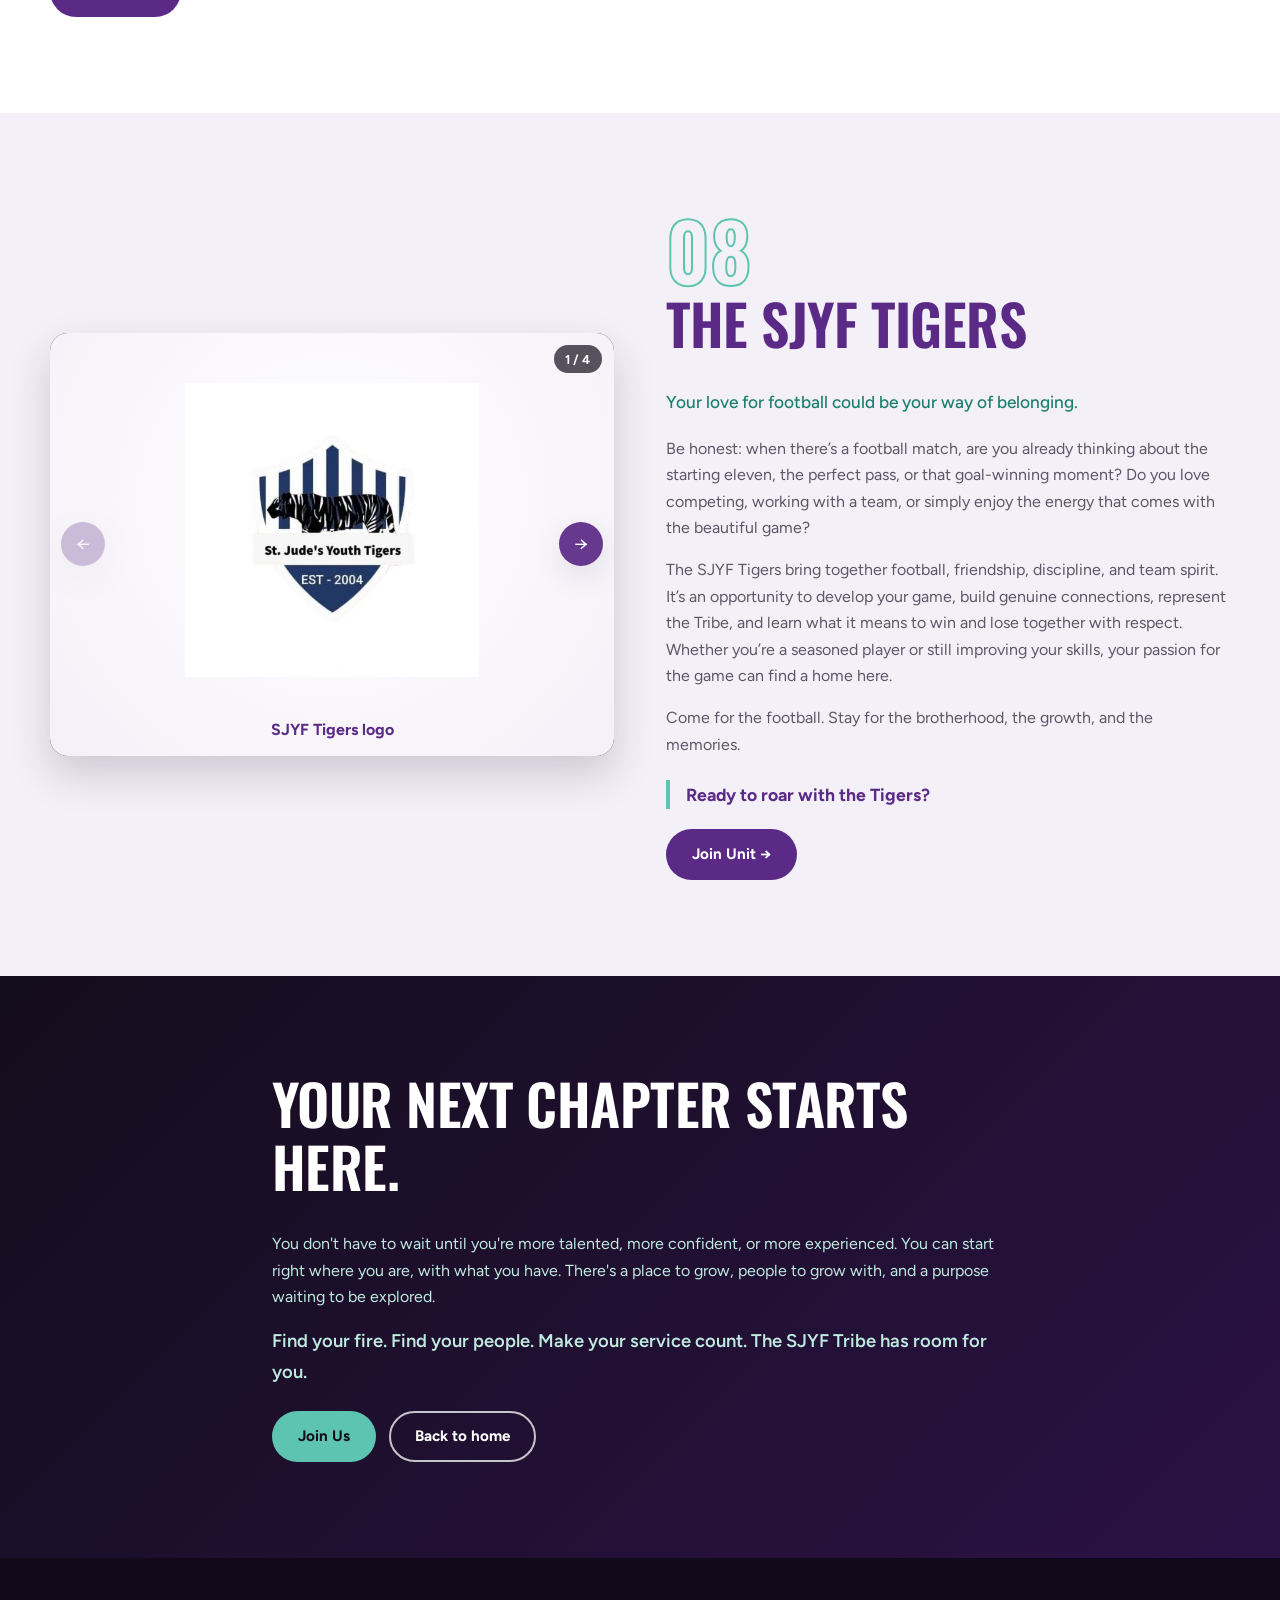
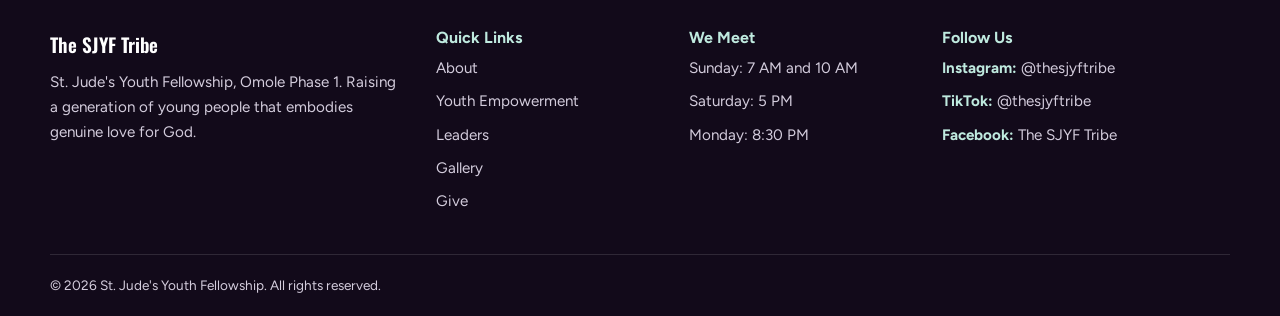
<file: units.html>
<!DOCTYPE html>
<html lang="en">
<head>
  <meta charset="UTF-8">
  <meta name="viewport" content="width=device-width, initial-scale=1, viewport-fit=cover">

  <title>Find Your Fire | The SJYF Tribe</title>
  <meta name="description" content="Find your place in the SJYF Tribe. Explore our units and join one today.">
  <meta name="theme-color" content="#5b2a86">

  <link rel="preconnect" href="https://fonts.googleapis.com">
  <link rel="preconnect" href="https://fonts.gstatic.com" crossorigin>

  <link href="https://fonts.googleapis.com/css2?family=Oswald:wght@400;500;600;700&family=Figtree:wght@400;500;600;700&display=swap" rel="stylesheet">

  <link rel="stylesheet" href="css/style.css">
  <link rel="stylesheet" href="css/pages.css">
</head>

<body>

  <!-- HEADER -->
  <header class="site-header" id="top">
    <div class="container nav-bar">

      <a href="index.html" class="brand">
        <span class="brand-logo">
          <img src="images/logo.jpg" alt="St. Jude's Youth Fellowship logo" width="46" height="46">
        </span>
        <span class="brand-name">The SJYF Tribe</span>
      </a>

      <button
        class="nav-toggle"
        type="button"
        aria-label="Open menu"
        aria-expanded="false"
        aria-controls="site-nav"
      >
        <span></span>
        <span></span>
        <span></span>
      </button>

      <nav id="site-nav" class="site-nav" aria-label="Main navigation">
        <ul>
          <li><a href="index.html#about">About</a></li>
          <li><a href="index.html#declaration">Declaration</a></li>
          <li><a href="index.html#empowerment">Empowerment</a></li>
          <li><a href="index.html#leaders">Leaders</a></li>
          <li><a href="index.html#gallery">Gallery</a></li>
          <li><a href="index.html#give">Give</a></li>
          <li><a href="index.html#visit">Visit</a></li>
          <li>
            <a href="index.html#contact" class="btn btn-green btn-small">Join Us</a>
          </li>
        </ul>
      </nav>

    </div>
  </header>

  <main>

    <!-- PAGE INTRO -->
    <section class="page-hero">
      <div class="container page-hero-grid">

        <div class="page-hero-text">
          <p class="hero-eyebrow">THE SJYF TRIBE</p>
          <h1>Find Your Fire</h1>

          <p class="lead-light">There's a place for you here.</p>

          <p>
            Have you ever felt like you wanted to do more than just attend fellowship?
            Maybe you have a gift you've never really used, a passion you've been
            waiting to explore, or you simply want to be part of something bigger
            than yourself.
          </p>

          <p>
            Well, this is your invitation. You don't have to have everything figured
            out. You don't have to be the most talented person in the room. You just
            need a willing heart and a desire to grow. There's a place for you in the
            SJYF Tribe, and your journey could start with one simple yes.
          </p>

          <p class="lead-light">
            Discover your place. Find your people. Serve with purpose.
          </p>
        </div>

        <aside class="join-steps">
          <h2>How to join a unit</h2>

          <ol>
            <li>
              <span>1</span>
              <div>
                <strong>Pick a unit</strong>
                <p>Read about the units below and see where your heart leans.</p>
              </div>
            </li>

            <li>
              <span>2</span>
              <div>
                <strong>Tap Join Unit</strong>
                <p>Every unit has a button that opens WhatsApp.</p>
              </div>
            </li>

            <li>
              <span>3</span>
              <div>
                <strong>Chat with the leader</strong>
                <p>Send your message and they will guide you from there.</p>
              </div>
            </li>
          </ol>
        </aside>

      </div>
    </section>

    <!-- UNIT NAVIGATION -->
    <nav class="unit-nav" aria-label="Jump to a unit">
      <div class="container unit-nav-list">
        <a href="#choir">Choir</a>
        <a href="#drama">Drama</a>
        <a href="#prayer">Prayer and Word</a>
        <a href="#evangelism">Evangelism</a>
        <a href="#welfare">Welfare</a>
        <a href="#ushering">Ushering</a>
        <a href="#media">Media</a>
        <a href="#tigers">SJYF Tigers</a>
      </div>
    </nav>

    <!-- 01. CHOIR UNIT -->
    <section class="section unit-section" id="choir">
      <div class="container unit-layout">

        <div class="unit-info reveal">
          <span class="unit-num">01</span>
          <h2>Choir Unit</h2>

          <p class="lead">
            That song in your heart? There's a place for it here.
          </p>

          <div class="unit-body">
            <p>
              You know that moment when a song comes on and you just have to sing
              along? Or when you’re worshipping and you wish you could do more than
              sing from your seat? Maybe you already sing beautifully, or perhaps
              you’re still finding your voice. Either way, you don’t have to be a
              superstar to make a sound that glorifies God.
            </p>

            <p>
              In the Choir, your voice becomes part of something bigger. You’ll
              grow, learn, worship with others, and help create moments that draw
              hearts closer to God. It’s not just about hitting the right notes;
              it’s about having the right heart.
            </p>
          </div>

          <p class="close-line">Ready to let your voice be heard?</p>

          <a
            class="btn btn-purple"
            href="https://wa.me/2347033605723"
            data-unit="choir"
            data-name="Choir Unit"
            target="_blank"
            rel="noopener"
          >
            Join Unit &#8594;
          </a>
        </div>

        <div class="stage reveal" data-carousel data-step="1">
          <div class="c-track">

            <figure class="stage-slide">
              <img src="images/choir white.jpeg" alt="Choir Unit in action" loading="lazy" decoding="async" onerror="this.remove()">
              <figcaption>Choir</figcaption>
            </figure>

            <figure class="stage-slide">
              <img src="images/choir band.jpeg" alt="Choir Unit in action" loading="lazy" decoding="async" onerror="this.remove()">
              <figcaption>Choir</figcaption>
            </figure>

            <figure class="stage-slide">
              <img src="images/choir group.jpeg" alt="Choir Unit in action" loading="lazy" decoding="async" onerror="this.remove()">
              <figcaption>Choir</figcaption>
            </figure>

            <figure class="stage-slide">
              <img src="images/choir first.jpeg" alt="Choir Unit in action" loading="lazy" decoding="async" onerror="this.remove()">
              <figcaption>Choir</figcaption>
            </figure>

          </div>

          <button class="c-arrow c-prev" type="button" aria-label="Previous photo">&#8592;</button>
          <button class="c-arrow c-next" type="button" aria-label="Next photo">&#8594;</button>
          <span class="stage-count">1 / 4</span>
        </div>

      </div>
    </section>

    <!-- 02. DRAMA MINISTRY -->
    <section class="section unit-section section-tint" id="drama">
      <div class="container unit-layout flip">

        <div class="unit-info reveal">
          <span class="unit-num">02</span>
          <h2>Chosen Vessel Drama Ministry</h2>

          <p class="lead">
            What if your creativity could change someone's perspective?
          </p>

          <div class="unit-body">
            <p>
              Are you the one who naturally brings characters to life, makes people
              laugh, tells captivating stories, or imagines how a scene should play
              out? Maybe you’ve always wanted to act but have never had the
              opportunity. Here’s your chance to turn that creative spark into
              something meaningful.
            </p>

            <p>
              Chosen Vessel uses drama to tell stories that make people think, stir
              hearts, and bring God’s Word to life. Whether you want to be on stage
              or help bring a production together behind the scenes, there’s room
              to learn, express yourself, and make an impact.
            </p>
          </div>

          <p class="close-line">
            Your next role could be more than just a performance.
          </p>

          <a
            class="btn btn-purple"
            href="https://wa.me/qr/RQNOXDQYBVJWF1"
            data-unit="drama"
            data-name="Chosen Vessel Drama Ministry"
            target="_blank"
            rel="noopener"
          >
            Join Unit &#8594;
          </a>
        </div>

        <div class="stage reveal" data-carousel data-step="1">
          <div class="c-track">

            <figure class="stage-slide">
              <img src="images/drama group-photo.jpeg" alt="Chosen Vessel Drama Ministry in action" loading="lazy" decoding="async" onerror="this.remove()">
              <figcaption>Drama</figcaption>
            </figure>

            <figure class="stage-slide">
              <img src="images/drama.jpeg" alt="Chosen Vessel Drama Ministry in action" loading="lazy" decoding="async" onerror="this.remove()">
              <figcaption>Drama</figcaption>
            </figure>

            <figure class="stage-slide">
              <img src="images/drama group2.jpeg" alt="Chosen Vessel Drama Ministry in action" loading="lazy" decoding="async" onerror="this.remove()">
              <figcaption>Drama</figcaption>
            </figure>

            <figure class="stage-slide">
              <img src="images/drama2.jpeg" alt="Chosen Vessel Drama Ministry in action" loading="lazy" decoding="async" onerror="this.remove()">
              <figcaption>Drama</figcaption>
            </figure>

          </div>

          <button class="c-arrow c-prev" type="button" aria-label="Previous photo">&#8592;</button>
          <button class="c-arrow c-next" type="button" aria-label="Next photo">&#8594;</button>
          <span class="stage-count">1 / 4</span>
        </div>

      </div>
    </section>

    <!-- 03. PRAYER AND WORD UNIT -->
    <section class="section unit-section" id="prayer">
      <div class="container unit-layout">

        <div class="unit-info reveal">
          <span class="unit-num">03</span>
          <h2>Prayer and Word Unit</h2>

          <p class="lead">
            You want to know God beyond Sunday. Let's start there.
          </p>

          <div class="unit-body">
            <p>
              Maybe you’ve ever wanted to understand the Bible more deeply, build
              a stronger prayer life, or learn how to stand in prayer for someone
              going through a difficult season. Or perhaps you already love praying
              and studying Scripture and want to grow alongside people who share
              that passion.
            </p>

            <p>
              The Prayer and Word Unit is a space to grow deeper in your
              relationship with God, strengthen your understanding of His Word,
              and learn the power of consistent prayer. You don’t need to know
              every Bible verse or have the perfect words to pray. You can come
              willing to learn, grow, and seek God.
            </p>
          </div>

          <p class="close-line">
            If your heart is hungry for more of God, there's room for you here.
          </p>

          <a
            class="btn btn-purple"
            href="https://wa.me/message/VKJUU2P3N4EJB1"
            data-unit="prayer"
            data-name="Prayer and Word Unit"
            target="_blank"
            rel="noopener"
          >
            Join Unit &#8594;
          </a>
        </div>

        <div class="stage reveal" data-carousel data-step="1">
          <div class="c-track">

            <figure class="stage-slide">
              <img src="images/prayer group.jpeg" alt="Prayer and Word Unit in action" loading="lazy" decoding="async" onerror="this.remove()">
              <figcaption>Prayer and Word</figcaption>
            </figure>

            <figure class="stage-slide">
              <img src="images/prayer .jpeg" alt="Prayer and Word Unit in action" loading="lazy" decoding="async" onerror="this.remove()">
              <figcaption>Prayer and Word</figcaption>
            </figure>

            <figure class="stage-slide">
              <img src="images/prayer word unit.jpeg" alt="Prayer and Word Unit in action" loading="lazy" decoding="async" onerror="this.remove()">
              <figcaption>Prayer and Word</figcaption>
            </figure>

            <figure class="stage-slide">
              <img src="images/prayer unit.jpeg" alt="Prayer and Word Unit in action" loading="lazy" decoding="async" onerror="this.remove()">
              <figcaption>Prayer and Word</figcaption>
            </figure>

          </div>

          <button class="c-arrow c-prev" type="button" aria-label="Previous photo">&#8592;</button>
          <button class="c-arrow c-next" type="button" aria-label="Next photo">&#8594;</button>
          <span class="stage-count">1 / 4</span>
        </div>

      </div>
    </section>

    <!-- 04. EVANGELISM UNIT -->
    <section class="section unit-section section-tint" id="evangelism">
      <div class="container unit-layout flip">

        <div class="unit-info reveal">
          <span class="unit-num">04</span>
          <h2>Evangelism Unit</h2>

          <p class="lead">
            Someone out there needs to hear the hope you know.
          </p>

          <div class="unit-body">
            <p>
              Have you ever wished you could tell someone about Jesus but wondered
              how to start the conversation? Maybe you have a heart for people,
              love meeting new faces, or simply believe that everyone deserves
              to hear a message of hope.
            </p>

            <p>
              Evangelism is about more than standing in a crowd with a microphone.
              It’s about reaching people where they are, listening without
              judgment, showing genuine love, and sharing the good news of Jesus.
              You don’t have to be the loudest or boldest person to make a
              difference. You can learn, grow in confidence, and discover how
              God can use your willingness to reach others.
            </p>
          </div>

          <p class="close-line">
            You have a message worth sharing. Let's take it further.
          </p>

          <a
            class="btn btn-purple"
            href="https://wa.me/qr/D3QJJU46ORKSC1"
            data-unit="evangelism"
            data-name="Evangelism Unit"
            target="_blank"
            rel="noopener"
          >
            Join Unit &#8594;
          </a>
        </div>

        <div class="stage reveal" data-carousel data-step="1">
          <div class="c-track">

            <figure class="stage-slide">
              <img src="images/outreach-group.jpg" alt="Evangelism Unit in action" loading="lazy" decoding="async" onerror="this.remove()">
              <figcaption>Evangelism</figcaption>
            </figure>

            <figure class="stage-slide">
              <img src="images/outreach.jpg" alt="Evangelism Unit in action" loading="lazy" decoding="async" onerror="this.remove()">
              <figcaption>Evangelism</figcaption>
            </figure>

            <figure class="stage-slide">
              <img src="images/outreach2.jpg" alt="Evangelism Unit in action" loading="lazy" decoding="async" onerror="this.remove()">
              <figcaption>Evangelism</figcaption>
            </figure>

            <figure class="stage-slide">
              <img src="images/outreach3.jpg" alt="Evangelism Unit in action" loading="lazy" decoding="async" onerror="this.remove()">
              <figcaption>Evangelism</figcaption>
            </figure>

          </div>

          <button class="c-arrow c-prev" type="button" aria-label="Previous photo">&#8592;</button>
          <button class="c-arrow c-next" type="button" aria-label="Next photo">&#8594;</button>
          <span class="stage-count">1 / 4</span>
        </div>

      </div>
    </section>

    <!-- 05. WELFARE UNIT -->
    <section class="section unit-section" id="welfare">
      <div class="container unit-layout">

        <div class="unit-info reveal">
          <span class="unit-num">05</span>
          <h2>Welfare Unit</h2>

          <p class="lead">
            You're the friend who notices when someone isn't okay, aren't you?
          </p>

          <div class="unit-body">
            <p>
              You’re quick to check on people, remember the little things,
              celebrate their wins, and show up when life gets difficult.
              Maybe you believe that sometimes the smallest act of kindness
              can mean the world to someone.
            </p>

            <p>
              The Welfare Unit is for people who want the fellowship to feel
              like family, not just a gathering. From checking in on members
              to offering practical support and celebrating important moments,
              you’ll help create a community where people feel remembered,
              valued, and cared for.
            </p>

            <p>
              You don’t need grand gestures to make a difference. Sometimes,
              a thoughtful message, a helping hand, or simply being there is
              enough to remind someone that they matter.
            </p>
          </div>

          <p class="close-line">
            If caring comes naturally to you, let it become part of your ministry.
          </p>

          <a
            class="btn btn-purple"
            href="https://wa.me/2347063697174"
            data-unit="welfare"
            data-name="Welfare Unit"
            target="_blank"
            rel="noopener"
          >
            Join Unit &#8594;
          </a>
        </div>

        <div class="stage reveal" data-carousel data-step="1">
          <div class="c-track">

            <figure class="stage-slide">
              <img src="images/outreach-group.jpg" alt="Welfare Unit in action" loading="lazy" decoding="async" onerror="this.remove()">
              <figcaption>Welfare</figcaption>
            </figure>

            <figure class="stage-slide">
              <img src="images/outreach-group.jpg" alt="Welfare Unit in action" loading="lazy" decoding="async" onerror="this.remove()">
              <figcaption>Welfare</figcaption>
            </figure>
<!-- 
            <figure class="stage-slide">
              <img src="images/units/welfare-3.jpg" alt="Welfare Unit in action" loading="lazy" decoding="async" onerror="this.remove()">
              <figcaption>Welfare</figcaption>
            </figure>

            <figure class="stage-slide">
              <img src="images/units/welfare-4.jpg" alt="Welfare Unit in action" loading="lazy" decoding="async" onerror="this.remove()">
              <figcaption>Welfare</figcaption>
            </figure> -->

          </div>

          <button class="c-arrow c-prev" type="button" aria-label="Previous photo">&#8592;</button>
          <button class="c-arrow c-next" type="button" aria-label="Next photo">&#8594;</button>
          <span class="stage-count">1 / 4</span>
        </div>

      </div>
    </section>

    <!-- 06. USHERING UNIT -->
    <section class="section unit-section section-tint" id="ushering">
      <div class="container unit-layout flip">

        <div class="unit-info reveal">
          <span class="unit-num">06</span>
          <h2>Ushering Unit</h2>

          <p class="lead">
            You know how much a warm welcome can change everything.
          </p>

          <div class="unit-body">
            <p>
              Think about walking into a room where you know nobody. A friendly
              smile, a simple “You’re welcome,” or someone helping you find your
              seat can make the whole experience feel different. Now imagine
              being the person who makes that happen.
            </p>

            <p>
              The Ushering Unit helps make fellowship welcoming, organised,
              and comfortable for everyone who walks through the doors.
              If you’re observant, approachable, organised, or simply enjoy
              helping people feel at ease, you could be a natural fit.
              And even if you’re still building your confidence, there’s
              room to learn.
            </p>

            <p>
              Your service may happen before the sermon begins, but its impact
              can stay with someone long after the service ends.
            </p>
          </div>

          <p class="close-line">
            Be the reason someone feels at home.
          </p>

          <a
            class="btn btn-purple"
            href="https://wa.me/qr/A3LKFLQU4GR5A1"
            data-unit="ushering"
            data-name="Ushering Unit"
            target="_blank"
            rel="noopener"
          >
            Join Unit &#8594;
          </a>
        </div>

        <div class="stage reveal" data-carousel data-step="1">
          <div class="c-track">

            <figure class="stage-slide">
              <img src="images/usher.jpeg" alt="Ushering Unit in action" loading="lazy" decoding="async" onerror="this.remove()">
              <figcaption>Ushering</figcaption>
            </figure>

            <!-- <figure class="stage-slide">
              <img src="images/units/ushering-2.jpg" alt="Ushering Unit in action" loading="lazy" decoding="async" onerror="this.remove()">
              <figcaption>Ushering</figcaption>
            </figure>

            <figure class="stage-slide">
              <img src="images/units/ushering-3.jpg" alt="Ushering Unit in action" loading="lazy" decoding="async" onerror="this.remove()">
              <figcaption>Ushering</figcaption>
            </figure>

            <figure class="stage-slide">
              <img src="images/units/ushering-4.jpg" alt="Ushering Unit in action" loading="lazy" decoding="async" onerror="this.remove()">
              <figcaption>Ushering</figcaption>
            </figure> -->

          </div>

          <button class="c-arrow c-prev" type="button" aria-label="Previous photo">&#8592;</button>
          <button class="c-arrow c-next" type="button" aria-label="Next photo">&#8594;</button>
          <span class="stage-count">1 / 4</span>
        </div>

      </div>
    </section>

    <!-- 07. MEDIA UNIT -->
    <section class="section unit-section" id="media">
      <div class="container unit-layout">

        <div class="unit-info reveal">
          <span class="unit-num">07</span>
          <h2>Media Unit</h2>

          <p class="lead">
            You see a moment and immediately think, “This needs to be captured.”
          </p>

          <div class="unit-body">
            <p>
              Maybe you’re the one taking pictures at every event, editing videos
              for fun, creating content, exploring sound equipment, or wondering
              how the lyrics get on the screen during worship. Or perhaps you’re
              simply curious about the technology that makes everything work.
            </p>

            <p>
              The Media Unit brings creativity and technology together to tell
              the story of the SJYF Tribe. From sound and projection to
              photography, social media, and content creation, you’ll help people
              experience, remember, and connect with what happens in the
              fellowship, even beyond the church walls.
            </p>

            <p>
              You don’t have to be an expert with expensive equipment or years
              of experience. Bring your interest, your ideas, and your willingness
              to learn. There’s room to develop your skills while using them to
              serve God.
            </p>
          </div>

          <p class="close-line">
            Your creativity has a purpose. Let's put it to work.
          </p>

          <a
            class="btn btn-purple"
            href="https://wa.me/message/VKJUU2P3N4EJB1"
            data-unit="media"
            data-name="Media Unit"
            target="_blank"
            rel="noopener"
          >
            Join Unit &#8594;
          </a>
        </div>

        <div class="stage reveal" data-carousel data-step="1">
          <div class="c-track">

            <figure class="stage-slide">
              <img src="images/media.jpg" alt="Media Unit in action" loading="lazy" decoding="async" onerror="this.remove()">
              <figcaption>Media</figcaption>
            </figure>

            <figure class="stage-slide">
              <img src="images/media2.jpg" alt="Media Unit in action" loading="lazy" decoding="async" onerror="this.remove()">
              <figcaption>Media</figcaption>
            </figure>

            <figure class="stage-slide">
              <img src="images/media3.jpg" alt="Media Unit in action" loading="lazy" decoding="async" onerror="this.remove()">
              <figcaption>Media</figcaption>
            </figure>

            <figure class="stage-slide">
              <img src="images/media4.jpg" alt="Media Unit in action" loading="lazy" decoding="async" onerror="this.remove()">
              <figcaption>Media</figcaption>
            </figure>

          </div>

          <button class="c-arrow c-prev" type="button" aria-label="Previous photo">&#8592;</button>
          <button class="c-arrow c-next" type="button" aria-label="Next photo">&#8594;</button>
          <span class="stage-count">1 / 4</span>
        </div>

      </div>
    </section>

    <!-- 08. SJYF TIGERS -->
    <section class="section unit-section section-tint" id="tigers">
      <div class="container unit-layout flip">

        <div class="unit-info reveal">
          <span class="unit-num">08</span>
          <h2>The SJYF Tigers</h2>

          <p class="lead">
            Your love for football could be your way of belonging.
          </p>

          <div class="unit-body">
            <p>
              Be honest: when there’s a football match, are you already thinking
              about the starting eleven, the perfect pass, or that goal-winning
              moment? Do you love competing, working with a team, or simply enjoy
              the energy that comes with the beautiful game?
            </p>

            <p>
              The SJYF Tigers bring together football, friendship, discipline,
              and team spirit. It’s an opportunity to develop your game, build
              genuine connections, represent the Tribe, and learn what it means
              to win and lose together with respect. Whether you’re a seasoned
              player or still improving your skills, your passion for the game
              can find a home here.
            </p>

            <p>
              Come for the football. Stay for the brotherhood, the growth,
              and the memories.
            </p>
          </div>

          <p class="close-line">Ready to roar with the Tigers?</p>

          <a
            class="btn btn-purple"
            href="https://wa.me/message/VKJUU2P3N4EJB1"
            data-unit="tigers"
            data-name="The SJYF Tigers"
            target="_blank"
            rel="noopener"
          >
            Join Unit &#8594;
          </a>
        </div>

        <div class="stage reveal" data-carousel data-step="1">
          <div class="c-track">

            <figure class="stage-slide logo-slide">
              <img src="images/tigers-logo.jpeg" alt="The SJYF Tigers logo" loading="lazy" decoding="async" onerror="this.remove()">
              <figcaption>SJYF Tigers logo</figcaption>
            </figure>

            <figure class="stage-slide">
              <img src="images/tigers-group-photo1.jpeg" alt="The SJYF Tigers in action" loading="lazy" decoding="async" onerror="this.remove()">
              <figcaption>SJYF Tigers</figcaption>
            </figure>

            <figure class="stage-slide">
              <img src="images/tigers-group-2.jpeg" alt="The SJYF Tigers in action" loading="lazy" decoding="async" onerror="this.remove()">
              <figcaption>SJYF Tigers</figcaption>
            </figure>

            <figure class="stage-slide">
              <img src="images/tiger2.jpeg" alt="The SJYF Tigers in action" loading="lazy" decoding="async" onerror="this.remove()">
              <figcaption>SJYF Tigers</figcaption>
            </figure>

          </div>

          <button class="c-arrow c-prev" type="button" aria-label="Previous photo">&#8592;</button>
          <button class="c-arrow c-next" type="button" aria-label="Next photo">&#8594;</button>
          <span class="stage-count">1 / 4</span>
        </div>

      </div>
    </section>

    <!-- CLOSING SECTION -->
    <section class="section cta-section">
      <div class="container cta-end reveal">

        <h2>Your next chapter starts here.</h2>

        <p>
          You don't have to wait until you're more talented, more confident,
          or more experienced. You can start right where you are, with what
          you have. There's a place to grow, people to grow with, and a purpose
          waiting to be explored.
        </p>

        <p class="lead-light">
          Find your fire. Find your people. Make your service count.
          The SJYF Tribe has room for you.
        </p>

        <div class="btn-row">
          <a class="btn btn-green" href=" https://wa.me/qr/OGHIVIQSSD67K1">Join Us</a>
          <a class="btn btn-light" href="index.html">Back to home</a>
        </div>

      </div>
    </section>

  </main>

  <!-- FOOTER -->
  <footer class="site-footer">
    <div class="container footer-grid">

      <div class="footer-about">
        <a href="index.html" class="brand footer-brand">The SJYF Tribe</a>

        <p>
          St. Jude's Youth Fellowship, Omole Phase 1. Raising a generation of
          young people that embodies genuine love for God.
        </p>
      </div>

      <div>
        <h3>Quick Links</h3>
        <ul>
          <li><a href="index.html#about">About</a></li>
          <li><a href="index.html#empowerment">Youth Empowerment</a></li>
          <li><a href="index.html#leaders">Leaders</a></li>
          <li><a href="index.html#gallery">Gallery</a></li>
          <li><a href="index.html#give">Give</a></li>
        </ul>
      </div>

      <div>
        <h3>We Meet</h3>
        <ul>
          <li>Sunday: 7 AM and 10 AM</li>
          <li>Saturday: 5 PM</li>
          <li>Monday: 8:30 PM</li>
        </ul>
      </div>

      <div>
        <h3>Follow Us</h3>
        <ul>
          <li>
            <span>Instagram:</span>
            <a href="https://www.instagram.com/thesjyftribe" target="_blank" rel="noopener">
              @thesjyftribe
            </a>
          </li>

          <li>
            <span>TikTok:</span>
            <a href="https://www.tiktok.com/@thesjyftribe" target="_blank" rel="noopener">
              @thesjyftribe
            </a>
          </li>

          <li>
            <span>Facebook:</span>
            <a href="https://www.facebook.com/search/top?q=The%20SJYF%20Tribe" target="_blank" rel="noopener">
              The SJYF Tribe
            </a>
          </li>
        </ul>
      </div>

    </div>

    <div class="container copyright">
      <p>
        &copy; <span id="year">2026</span> St. Jude's Youth Fellowship.
        All rights reserved.
      </p>
    </div>
  </footer>

  <script src="script.js" defer></script>
</body>
</html>
</file>
<file: css/style.css>
/* ========================================
   1. COLOURS, FONTS AND SPACING
======================================== */

:root {
  --ink: #140d1c;
  --purple: #5b2a86;
  --green: #5cc4b0;
  --green-dark: #1c7f6d;
  --mint: #bfeadf;
  --tint: #f4f0f8;
  --white: #fff;
  --text: #2b2433;
  --muted: #5d5668;
  --shadow: 0 10px 30px rgba(32, 14, 48, 0.10);
  --radius: 18px;
  --header-h: 68px;
  --font-display: "Oswald", Impact, sans-serif;
  --font-body: "Figtree", system-ui, -apple-system, "Segoe UI", Roboto, sans-serif;
}

/* ========================================
   2. BASE STYLES
======================================== */

*,
*::before,
*::after {
  box-sizing: border-box;
}

html {
  max-width: 100%;
  overflow-x: hidden;
  scroll-behavior: smooth;
  scroll-padding-top: calc(var(--header-h) + 12px);
  -webkit-text-size-adjust: 100%;
}

body {
  margin: 0;
  overflow-x: hidden;
  background: var(--white);
  color: var(--text);
  font-family: var(--font-body);
  font-size: 1rem;
  line-height: 1.65;
}

img {
  display: block;
  max-width: 100%;
  height: auto;
}

h1,
h2,
h3 {
  margin: 0 0 0.6em;
  color: var(--purple);
  font-family: var(--font-display);
  font-weight: 600;
  line-height: 1.12;
  text-transform: uppercase;
  overflow-wrap: break-word;
}

h1 {
  font-size: clamp(2.2rem, 1.6rem + 6vw, 5.8rem);
  letter-spacing: -0.015em;
}

h2 {
  font-size: clamp(1.9rem, 1.4rem + 3vw, 3.5rem);
  letter-spacing: -0.01em;
}

h3 {
  font-size: clamp(1.1rem, 1rem + 0.6vw, 1.45rem);
}

p {
  margin: 0 0 1em;
}

a {
  color: inherit;
}

ul {
  margin: 0;
  padding: 0;
  list-style: none;
}

button {
  font: inherit;
  -webkit-tap-highlight-color: transparent;
}

:focus-visible {
  outline: 3px solid var(--green);
  outline-offset: 3px;
}

/* ========================================
   3. REUSABLE LAYOUT
======================================== */

.container {
  width: min(1180px, 100% - 2rem);
  margin-inline: auto;
}

.section {
  padding-block: clamp(3rem, 2rem + 5vw, 6.5rem);
}

.section-tint {
  background: var(--tint);
}

.section-dark {
  background: var(--ink);
  color: var(--mint);
}

.section-dark h2,
.section-dark h3 {
  color: var(--white);
}

.section-head {
  max-width: 43rem;
  margin-bottom: clamp(1.75rem, 1rem + 3vw, 3.25rem);
}

.section-head p {
  color: var(--muted);
}

.section-dark .section-head p {
  color: var(--mint);
}

.lead {
  color: var(--green-dark);
  font-size: 1.08rem;
  font-weight: 500;
}

.eyebrow,
.hero-eyebrow {
  margin-bottom: 0.7rem;
  color: var(--green-dark);
  font-size: 0.76rem;
  font-weight: 700;
  letter-spacing: 0.16em;
}

.section-dark .eyebrow,
.hero-eyebrow {
  color: var(--green);
}

.note {
  margin-top: 1.5rem;
  color: var(--mint);
  font-size: 0.95rem;
}

/* ========================================
   4. BUTTONS
======================================== */

.btn {
  display: inline-flex;
  align-items: center;
  justify-content: center;
  min-height: 48px;
  padding: 0.7rem 1.5rem;
  border: 2px solid transparent;
  border-radius: 999px;
  font-size: 0.95rem;
  font-weight: 700;
  text-decoration: none;
  transition: transform 0.25s, box-shadow 0.25s, background 0.25s, color 0.25s;
}

.btn:hover {
  transform: translateY(-2px);
  box-shadow: var(--shadow);
}

.btn-green {
  background: var(--green);
  color: var(--ink);
}

.btn-green:hover {
  background: var(--mint);
}

.btn-light {
  border-color: rgba(255, 255, 255, 0.75);
  color: var(--white);
}

.btn-light:hover {
  background: var(--white);
  color: var(--ink);
}

.btn-dark {
  background: var(--ink);
  color: var(--white);
}

.btn-dark:hover {
  background: var(--green-dark);
}

.btn-small {
  min-height: 44px;
  padding: 0.5rem 1.1rem;
}

.btn-row {
  display: flex;
  flex-wrap: nowrap;
  gap: 0.8rem;
}

/* ========================================
   5. HEADER AND NAVIGATION
======================================== */

.site-header {
  position: fixed;
  z-index: 100;
  inset: 0 0 auto;
  height: var(--header-h);
  background: var(--purple);
  box-shadow: 0 2px 14px rgba(32, 14, 48, 0.15);
}

.nav-bar {
  display: flex;
  align-items: center;
  justify-content: space-between;
  gap: 0.6rem;
  height: 100%;
}

.brand {
  display: inline-flex;
  align-items: center;
  gap: 0.6rem;
  min-width: 0;
  color: var(--white);
  font-family: var(--font-display);
  font-size: 1.2rem;
  font-weight: 600;
  text-decoration: none;
}

.brand-name {
  overflow: hidden;
  text-overflow: ellipsis;
  white-space: nowrap;
}

.brand-logo {
  display: grid;
  flex: 0 0 46px;
  place-items: center;
  width: 46px;
  height: 46px;
  padding: 3px;
  border-radius: 50%;
  background: var(--white);
}

.brand-logo img {
  width: 100%;
  height: 100%;
  border-radius: 50%;
  object-fit: contain;
}

.nav-toggle {
  position: relative;
  z-index: 102;
  display: grid;
  flex: 0 0 46px;
  place-content: center;
  gap: 6px;
  width: 46px;
  height: 46px;
  border: 0;
  background: none;
  cursor: pointer;
}

.nav-toggle span {
  display: block;
  width: 25px;
  height: 2px;
  border-radius: 3px;
  background: var(--white);
  transition: transform 0.3s, opacity 0.3s;
}

.nav-toggle[aria-expanded="true"] span:nth-child(1) {
  transform: translateY(8px) rotate(45deg);
}

.nav-toggle[aria-expanded="true"] span:nth-child(2) {
  opacity: 0;
}

.nav-toggle[aria-expanded="true"] span:nth-child(3) {
  transform: translateY(-8px) rotate(-45deg);
}

.site-nav {
  position: fixed;
  z-index: 101;
  inset: var(--header-h) 0 0;
  padding: 1rem 1.25rem calc(2rem + env(safe-area-inset-bottom));
  overflow-y: auto;
  background: var(--purple);
  opacity: 0;
  visibility: hidden;
  transform: translateY(-8px);
  transition: opacity 0.25s, transform 0.25s, visibility 0.25s;
}

.site-nav.open {
  opacity: 1;
  visibility: visible;
  transform: none;
}

.site-nav ul {
  display: flex;
  flex-direction: column;
}

.site-nav a {
  display: block;
  padding: 0.95rem 0;
  border-bottom: 1px solid rgba(255, 255, 255, 0.16);
  color: var(--white);
  font-size: 1.1rem;
  font-weight: 600;
  text-decoration: none;
}

.site-nav li:last-child a {
  margin-top: 1.2rem;
  border: 0;
  color: var(--ink);
  text-align: center;
}

/* ========================================
   6. HERO SECTION
======================================== */

.hero {
  position: relative;
  isolation: isolate;
  display: flex;
  flex-direction: column;
  justify-content: flex-end;
  min-height: 100vh;
  min-height: 100svh;
  padding-top: var(--header-h);
  background: linear-gradient(
    135deg,
    #2b1245,
    var(--purple) 60%,
    var(--green-dark)
  );
  color: var(--white);
}

.hero-img {
  position: absolute;
  z-index: -2;
  inset: 0;
  width: 100%;
  height: 100%;
  object-fit: cover;
  object-position: center;
}

.hero-overlay {
  position: absolute;
  z-index: -1;
  inset: 0;
  background: linear-gradient(
    90deg,
    rgba(20, 13, 28, 0.86),
    rgba(20, 13, 28, 0.62) 55%,
    rgba(20, 13, 28, 0.35)
  );
}

.hero-content {
  max-width: 100%;
  padding-block: clamp(2.5rem, 1rem + 7vw, 6rem)
    clamp(2rem, 1rem + 4vw, 4rem);
}

.hero h1 {
  max-width: 12ch;
  color: var(--white);
  line-height: 1.02;
}

.verse {
  max-width: 36rem;
  color: var(--mint);
  font-size: clamp(1rem, 0.95rem + 0.5vw, 1.2rem);
}

.verse cite {
  display: block;
  margin-top: 0.5rem;
  color: var(--green);
  font-size: 0.9rem;
  font-style: normal;
}

.hero-strip {
  display: grid;
  gap: 1px;
  overflow: hidden;
  border-radius: var(--radius) var(--radius) 0 0;
  background: rgba(255, 255, 255, 0.16);
  backdrop-filter: blur(10px);
}

.hero-strip div {
  display: flex;
  flex-direction: column;
  min-width: 0;
  padding: 0.9rem 1rem;
  background: rgba(20, 13, 28, 0.84);
}

.hero-strip strong {
  color: var(--mint);
  font-size: 0.95rem;
  line-height: 1.4;
}

.hero-strip span {
  color: #e4dfee;
  font-size: 0.85rem;
}

/* ========================================
   7. LAYOUT HELPERS
======================================== */

.split {
  display: grid;
  align-items: center;
  gap: 2rem;
}

.split > * {
  min-width: 0;
}

.split-img {
  margin: 0;
  aspect-ratio: 4 / 3.5;
  overflow: hidden;
  border-radius: var(--radius);
  background: linear-gradient(135deg, var(--purple), var(--green-dark));
  box-shadow: var(--shadow);
}

.split-img img {
  width: 100%;
  height: 100%;
  object-fit: cover;
}

.grid {
  display: grid;
  grid-template-columns: minmax(0, 1fr);
  gap: 1rem;
}

.pillars {
  display: grid;
  gap: 1.2rem;
  margin-top: 1.8rem;
}

.pillars > div {
  padding-left: 1.1rem;
  border-left: 3px solid var(--green);
}

.pillars h3 {
  font-size: 1.1rem;
}

.pillars p {
  margin: 0;
  color: var(--muted);
}

/* ========================================
   8. CARDS AND DECLARATION
======================================== */

.card {
  min-width: 0;
  padding: 1.4rem;
  border-top: 4px solid var(--green);
  border-radius: var(--radius);
  background: var(--white);
  box-shadow: var(--shadow);
  transition: transform 0.25s, box-shadow 0.25s;
}

.card h3 {
  color: var(--purple);
}

.card p {
  margin: 0;
  color: var(--muted);
}

.card:hover {
  transform: translateY(-4px);
  box-shadow: 0 18px 40px rgba(32, 14, 48, 0.14);
}

.weekly-heading {
  margin-block: 2.5rem 1.25rem;
}

.theme-box {
  margin-bottom: 1rem;
  padding: clamp(1.25rem, 0.5rem + 4vw, 3rem);
  border-radius: var(--radius);
  background: linear-gradient(135deg, var(--purple), #2b1245);
  color: var(--white);
}

.theme-box small {
  color: var(--green);
  font-weight: 700;
}

.theme-box h3 {
  color: var(--white);
  font-size: clamp(1.5rem, 1.1rem + 2vw, 2.3rem);
}

.declarations li {
  position: relative;
  padding: 0.65rem 0 0.65rem 1.7rem;
  border-top: 1px solid rgba(255, 255, 255, 0.18);
}

.declarations li::before {
  position: absolute;
  top: 1.15rem;
  left: 0;
  width: 0.65rem;
  height: 0.65rem;
  border-radius: 50%;
  background: var(--green);
  content: "";
}

/* ========================================
   9. YOUTH EMPOWERMENT SECTION
======================================== */

.youth-empowerment {
  position: relative;
  overflow: hidden;
  background: var(--tint);
}

.empowerment-content {
  display: grid;
  gap: 2rem;
  align-items: center;
}

.empowerment-text {
  min-width: 0;
}

.empowerment-text h2 {
  margin-bottom: 1rem;
}

.empowerment-text p {
  max-width: 42rem;
  color: var(--muted);
}

.empowerment-cards {
  display: grid;
  grid-template-columns: minmax(0, 1fr);
  gap: 1rem;
}

.empowerment-card {
  display: flex;
  flex-direction: column;
  align-items: flex-start;
  min-width: 0;
  padding: 1.5rem;
  border: 1px solid rgba(91, 42, 134, 0.12);
  border-top: 4px solid var(--green);
  border-radius: var(--radius);
  background: var(--white);
  box-shadow: var(--shadow);
  text-decoration: none;
  transition: transform 0.25s, box-shadow 0.25s;
}

.empowerment-card:hover {
  transform: translateY(-4px);
  box-shadow: 0 18px 40px rgba(32, 14, 48, 0.14);
}

.empowerment-card h3 {
  margin-bottom: 0.5rem;
  color: var(--purple);
}

.empowerment-card p {
  margin-bottom: 1rem;
  color: var(--muted);
}

.empowerment-link {
  display: inline-flex;
  align-items: center;
  gap: 0.5rem;
  margin-top: auto;
  color: var(--green-dark);
  font-weight: 700;
}

.empowerment-link span {
  transition: transform 0.2s;
}

.empowerment-card:hover .empowerment-link span {
  transform: translateX(4px);
}

/* ========================================
   10. LEADERS CAROUSEL
======================================== */

.leaders-carousel {
  position: relative;
  padding-inline: 1.9rem;
}

.leaders-track {
  display: flex;
  gap: 0.6rem;
  overflow-x: auto;
  padding: 0.4rem 0.15rem 1rem;
  scroll-snap-type: x mandatory;
  scroll-behavior: smooth;
  scrollbar-width: none;
  overscroll-behavior-x: contain;
  -webkit-overflow-scrolling: touch;
}

.leaders-track::-webkit-scrollbar {
  display: none;
}

.leader {
  display: flex;
  flex: 0 0 calc((100% - 0.6rem) / 2);
  flex-direction: column;
  min-width: 0;
  overflow: hidden;
  border-radius: 14px;
  background: var(--white);
  box-shadow: var(--shadow);
  text-align: center;
  scroll-snap-align: start;
  transition: transform 0.25s, box-shadow 0.25s;
}

.leader:hover {
  transform: translateY(-3px);
  box-shadow: 0 14px 30px rgba(32, 14, 48, 0.15);
}

.photo {
  position: relative;
  display: grid;
  place-items: center;
  width: 100%;
  aspect-ratio: 1;
  overflow: hidden;
  background: linear-gradient(135deg, var(--purple), var(--green-dark));
  color: var(--white);
  font-family: var(--font-display);
  font-size: 1.6rem;
}

.photo img {
  position: absolute;
  inset: 0;
  width: 100%;
  height: 100%;
  object-fit: cover;
  object-position: center top;
}

.leader-info {
  display: flex;
  flex: 1;
  flex-direction: column;
  justify-content: center;
  padding: 0.6rem 0.5rem 0.8rem;
}

.leader h3 {
  margin: 0 0 0.25rem;
  font-size: clamp(0.85rem, 0.8rem + 0.3vw, 1.05rem);
  line-height: 1.25;
  overflow-wrap: anywhere;
}

.leader p {
  margin: 0;
  color: var(--green-dark);
  font-size: 0.8rem;
  font-weight: 700;
  line-height: 1.35;
  overflow-wrap: anywhere;
}

.leaders-arrow {
  position: absolute;
  z-index: 5;
  top: calc(50% - 1rem);
  display: grid;
  place-items: center;
  width: 38px;
  height: 38px;
  border: 0;
  border-radius: 50%;
  background: var(--purple);
  color: var(--white);
  font-size: 1.2rem;
  cursor: pointer;
  box-shadow: var(--shadow);
  transform: translateY(-50%);
  transition: background 0.2s, opacity 0.2s;
}

.leaders-arrow:hover {
  background: var(--green-dark);
}

.leaders-arrow:disabled {
  opacity: 0.3;
  cursor: default;
}

.leaders-prev {
  left: -0.2rem;
}

.leaders-next {
  right: -0.2rem;
}

.carousel-hint {
  margin: 0.5rem 0 0;
  color: var(--muted);
  font-size: 0.85rem;
  text-align: center;
}

/* ========================================
   11. GALLERY
======================================== */

.gallery {
  display: grid;
  grid-auto-flow: column;
  grid-template-rows: repeat(2, auto);
  grid-auto-columns: min(58vw, 230px);
  gap: 0.6rem;
  overflow-x: auto;
  padding-bottom: 0.5rem;
  scroll-snap-type: x mandatory;
  scrollbar-width: none;
  -webkit-overflow-scrolling: touch;
}

.gallery::-webkit-scrollbar {
  display: none;
}

.gallery figure {
  position: relative;
  margin: 0;
  aspect-ratio: 4 / 3;
  overflow: hidden;
  border-radius: 12px;
  background: linear-gradient(135deg, var(--purple), var(--green-dark));
  scroll-snap-align: start;
}

.gallery img {
  position: absolute;
  inset: 0;
  width: 100%;
  height: 100%;
  object-fit: cover;
  transition: transform 0.5s;
}

.gallery figure:hover img {
  transform: scale(1.05);
}

.gallery figcaption {
  position: absolute;
  inset: auto 0 0;
  padding: 1.4rem 0.7rem 0.55rem;
  background: linear-gradient(transparent, rgba(20, 13, 28, 0.82));
  color: var(--white);
  font-size: 0.85rem;
  font-weight: 700;
}

/* ========================================
   12. LOCATION
======================================== */

.info-list {
  margin: 1.5rem 0 2rem;
}

.info-list li {
  display: flex;
  flex-direction: column;
  gap: 0.2rem;
  padding: 0.85rem 0;
  border-bottom: 1px solid #e3e0e8;
}

.info-list strong {
  color: var(--purple);
}

.info-list span {
  color: var(--muted);
}

.map {
  display: block;
  width: 100%;
  min-height: 260px;
  aspect-ratio: 4 / 3;
  border: 0;
  border-radius: var(--radius);
  box-shadow: var(--shadow);
}

/* ========================================
   13. CONTACT
======================================== */

.contact-card {
  display: flex;
  flex-direction: column;
  gap: 0.2rem;
  min-width: 0;
  padding: 1.3rem;
  overflow-wrap: anywhere;
  border: 1px solid rgba(191, 234, 223, 0.3);
  border-radius: var(--radius);
  background: rgba(255, 255, 255, 0.07);
  text-decoration: none;
  transition: background 0.25s, transform 0.25s;
}

.contact-card:hover {
  background: rgba(255, 255, 255, 0.14);
  transform: translateY(-3px);
}

.contact-card strong {
  color: var(--white);
  font-family: var(--font-display);
  font-size: 1.2rem;
  text-transform: uppercase;
}

.contact-card span {
  color: var(--mint);
  font-size: 0.95rem;
}

/* ========================================
   14. FOOTER
======================================== */

.site-footer {
  padding-top: clamp(2.5rem, 2rem + 3vw, 4.5rem);
  background: #120a1a;
  color: #d3ccdc;
  font-size: 0.95rem;
}

.footer-grid {
  display: grid;
  grid-template-columns: repeat(2, minmax(0, 1fr));
  gap: 1.75rem 1rem;
}

.footer-about {
  grid-column: 1 / -1;
}

.footer-grid > div {
  min-width: 0;
}

.footer-brand {
  margin-bottom: 0.6rem;
}

.footer-grid h3 {
  color: var(--mint);
  font-family: var(--font-body);
  font-size: 1rem;
  font-weight: 700;
  text-transform: none;
}

.footer-grid li {
  margin-bottom: 0.5rem;
  overflow-wrap: anywhere;
}

.footer-grid li span {
  color: var(--mint);
  font-weight: 700;
}

.footer-grid a {
  text-decoration: none;
  transition: color 0.2s;
}

.footer-grid a:hover {
  color: var(--green);
}

.footer-grid p {
  max-width: 28rem;
}

.copyright {
  margin-top: 2rem;
  padding-block: 1.2rem calc(1.2rem + env(safe-area-inset-bottom));
  border-top: 1px solid rgba(255, 255, 255, 0.12);
  font-size: 0.85rem;
}

.copyright p {
  margin: 0;
}

/* ========================================
   15. RESPONSIVE DESIGN
======================================== */

@media (max-width: 420px) {
  :root {
    --header-h: 62px;
  }

  .brand {
    gap: 0.5rem;
    font-size: 1.05rem;
  }

  .brand-logo {
    flex-basis: 40px;
    width: 40px;
    height: 40px;
  }

  .card,
  .contact-card,
  .empowerment-card {
    padding: 1.15rem;
  }

  .btn-row {
    gap: 0.6rem;
  }

  .btn-row .btn {
    flex: 1 1 0;
    min-width: 0;
    padding-inline: 0.8rem;
    font-size: 0.9rem;
  }
}

@media (max-width: 380px) {
  .leaders-carousel {
    padding-inline: 1.5rem;
  }

  .leaders-arrow {
    width: 32px;
    height: 32px;
    font-size: 1rem;
  }

  .footer-grid {
    grid-template-columns: minmax(0, 1fr);
  }
}

@media (min-width: 560px) {
  .pillars {
    grid-template-columns: repeat(2, minmax(0, 1fr));
  }

  .info-list li {
    flex-direction: row;
    gap: 1.25rem;
  }

  .info-list strong {
    min-width: 6rem;
  }

  .empowerment-cards {
    grid-template-columns: repeat(2, minmax(0, 1fr));
  }
}

@media (min-width: 600px) {
  .grid-3 {
    grid-template-columns: repeat(2, minmax(0, 1fr));
  }

  .leaders-track {
    gap: 0.9rem;
  }

  .leader {
    flex-basis: calc((100% - 1.8rem) / 3);
  }

  .leaders-carousel {
    padding-inline: 2.6rem;
  }

  .leaders-arrow {
    width: 44px;
    height: 44px;
  }
}

@media (min-width: 700px) {
  .hero-strip {
    grid-template-columns: repeat(3, minmax(0, 1fr));
  }

  .hero-strip div {
    padding: 1.3rem 1.5rem;
  }

  .gallery {
    grid-auto-flow: row;
    grid-template-rows: none;
    grid-template-columns: repeat(4, minmax(0, 1fr));
    grid-auto-columns: auto;
    gap: 1rem;
    overflow: visible;
    padding: 0;
  }

  .swipe-hint {
    display: none;
  }
}

@media (min-width: 800px) {
  .footer-grid {
    grid-template-columns: 1.6fr 1fr 1fr 1.3fr;
    gap: 2rem;
  }

  .footer-about {
    grid-column: auto;
  }
}

@media (min-width: 900px) {
  .split {
    grid-template-columns: 1.1fr 0.9fr;
    gap: clamp(2.5rem, 5vw, 4.5rem);
  }

  .split-img {
    aspect-ratio: 4 / 4.5;
  }

  .grid-3 {
    grid-template-columns: repeat(3, minmax(0, 1fr));
  }

  .leader {
    flex-basis: calc((100% - 2.7rem) / 4);
  }

  .empowerment-content {
    grid-template-columns: 0.85fr 1.15fr;
    gap: 3rem;
  }
}

@media (min-width: 960px) {
  .nav-toggle {
    display: none;
  }

  .site-nav {
    position: static;
    padding: 0;
    overflow: visible;
    background: none;
    opacity: 1;
    visibility: visible;
    transform: none;
  }

  .site-nav ul {
    flex-direction: row;
    align-items: center;
    gap: clamp(0.9rem, 1.6vw, 1.7rem);
  }

  .site-nav a {
    position: relative;
    display: inline-block;
    padding: 0.45rem 0;
    border: 0;
    font-size: 0.92rem;
    white-space: nowrap;
  }

  .site-nav li:not(:last-child) a::after {
    position: absolute;
    bottom: 0;
    left: 0;
    width: 0;
    height: 2px;
    background: var(--green);
    content: "";
    transition: width 0.25s;
  }

  .site-nav li:not(:last-child) a:hover::after,
  .site-nav li:not(:last-child) a:focus-visible::after {
    width: 100%;
  }

  .site-nav li:last-child a {
    margin: 0;
    padding: 0.6rem 1.1rem;
  }
}

@media (min-width: 1150px) {
  .leader {
    flex-basis: calc((100% - 3.6rem) / 5);
  }
}

/* ========================================
   16. SCROLL ANIMATIONS
======================================== */

.js .reveal {
  opacity: 0;
  transform: translateY(16px);
  transition: opacity 0.5s ease, transform 0.5s ease;
}

.js .reveal.visible {
  opacity: 1;
  transform: none;
}

/* ========================================
   17. REDUCED MOTION
======================================== */

@media (prefers-reduced-motion: reduce) {
  html {
    scroll-behavior: auto;
  }

  *,
  *::before,
  *::after {
    transition-duration: 0.01ms !important;
  }

  .js .reveal {
    opacity: 1;
    transform: none;
  }

  .leaders-track {
    scroll-behavior: auto;
  }
}

/* ========================================
   18. PROPHETIC DECLARATION
======================================== */

.prophetic-layout {
  display: grid;
  grid-template-columns: minmax(0, 1fr);
  gap: 1.5rem;
  align-items: start;
}

.prophetic-image {
  margin: 0;
  overflow: hidden;
  border-radius: var(--radius);
  background: var(--white);
  box-shadow: var(--shadow);
}

.prophetic-image img {
  display: block;
  width: 100%;
  height: auto;
  object-fit: contain;
}

.prophetic-image figcaption {
  padding: 0.9rem 1rem;
  color: var(--purple);
  font-size: 0.9rem;
  font-weight: 700;
  text-align: center;
}

.prophetic-content {
  min-width: 0;
  padding: clamp(1.1rem, 3vw, 2rem);
  border-top: 4px solid var(--green);
  border-radius: var(--radius);
  background: var(--white);
  box-shadow: var(--shadow);
}

.prophetic-content p {
  margin-bottom: 1.1rem;
  overflow-wrap: break-word;
}

.prophetic-scripture {
  color: var(--green-dark);
}

.prophetic-verse {
  margin: 1rem 0 1.3rem;
  padding: 1rem;
  border-left: 4px solid var(--purple);
  border-radius: 0 12px 12px 0;
  background: var(--tint);
  color: var(--purple);
  font-size: 1.02rem;
  font-weight: 600;
}

.prophetic-verse cite {
  display: block;
  margin-top: 0.6rem;
  color: var(--muted);
  font-size: 0.9rem;
  font-style: normal;
}

.prophetic-extra[hidden] {
  display: none;
}

.prophetic-extra {
  animation: prophetic-reveal 0.3s ease;
}

.prophetic-closing {
  padding-top: 0.8rem;
  border-top: 1px solid #e3e0e8;
  color: var(--purple);
  font-weight: 700;
}

.prophetic-toggle {
  display: inline-flex;
  align-items: center;
  justify-content: center;
  gap: 0.6rem;
  min-height: 46px;
  margin-top: 0.3rem;
  padding: 0.7rem 1.3rem;
  border: 0;
  border-radius: 999px;
  background: var(--purple);
  color: var(--white);
  font: inherit;
  font-size: 0.95rem;
  font-weight: 700;
  cursor: pointer;
  transition: background 0.2s, transform 0.2s;
}

.prophetic-toggle:hover {
  background: var(--green-dark);
  transform: translateY(-2px);
}

.prophetic-toggle span {
  font-size: 1.1rem;
}

@keyframes prophetic-reveal {
  from {
    opacity: 0;
    transform: translateY(8px);
  }

  to {
    opacity: 1;
    transform: translateY(0);
  }
}

@media (min-width: 900px) {
  .prophetic-layout {
    grid-template-columns: minmax(0, 0.85fr) minmax(0, 1.15fr);
    gap: 2rem;
  }

  .prophetic-image {
    position: sticky;
    top: calc(var(--header-h) + 1.5rem);
  }
}

@media (prefers-reduced-motion: reduce) {
  .prophetic-extra {
    animation: none;
  }
}


.bank-details {
  max-width: 420px;
  margin: 24px auto;
  padding: 24px;
  background: #fff;
  border: 1px solid #e8e5df;
  border-radius: 14px;
  text-align: left;
  box-shadow: 0 8px 24px rgba(0, 0, 0, 0.05);
}

.bank-label {
  margin: 0 0 16px;
  color: #9b8050;
  font-size: 11px;
  font-weight: 700;
  letter-spacing: 1.5px;
}


/* ========================================
   19. BANK DETAILS
======================================== */

.bank-details {
  width: 100%;
  max-width: 420px;
  margin: 1.5rem auto;
  padding: 1.25rem;
  border: 1px solid rgba(91, 42, 134, 0.12);
  border-top: 4px solid var(--green);
  border-radius: var(--radius);
  background: var(--white);
  box-shadow: var(--shadow);
  text-align: left;
}

.bank-label {
  margin-bottom: 0.6rem;
  color: var(--green-dark);
  font-size: 0.72rem;
  font-weight: 700;
  letter-spacing: 0.1em;
}

.bank-details h3 {
  margin-bottom: 1rem;
  color: var(--purple);
  font-size: 1.15rem;
}

.account-info {
  display: flex;
  align-items: center;
  justify-content: space-between;
  flex-wrap: wrap;
  gap: 0.75rem;
  padding: 0.9rem;
  border: 1px solid rgba(91, 42, 134, 0.08);
  border-radius: 12px;
  background: var(--tint);
}

.account-info span,
.account-name span {
  display: block;
  margin-bottom: 0.25rem;
  color: var(--muted);
  font-size: 0.8rem;
}

.account-info strong {
  color: var(--purple);
  font-size: clamp(1rem, 4vw, 1.2rem);
  font-weight: 700;
  letter-spacing: 0.04em;
  overflow-wrap: anywhere;
}

.copy-account {
  flex-shrink: 0;
  min-height: 40px;
  padding: 0.55rem 0.9rem;
  border: 0;
  border-radius: 999px;
  background: var(--purple);
  color: var(--white);
  font: inherit;
  font-size: 0.82rem;
  font-weight: 700;
  cursor: pointer;
  transition: background 0.2s, transform 0.2s;
}

.copy-account:hover {
  background: var(--green-dark);
  transform: translateY(-1px);
}

.copy-account:active {
  transform: scale(0.98);
}

.account-name {
  margin-top: 1rem;
  padding-top: 0.9rem;
  border-top: 1px solid rgba(91, 42, 134, 0.1);
}

.account-name p {
  margin: 0;
  color: var(--text);
  font-size: 0.92rem;
  font-weight: 600;
  overflow-wrap: anywhere;
}

/* Small phone screens */
@media (max-width: 380px) {
  .bank-details {
    padding: 1rem;
  }

  .account-info {
    gap: 0.6rem;
    padding: 0.75rem;
  }

  .account-info strong {
    font-size: 1rem;
  }

  .copy-account {
    padding-inline: 0.75rem;
    font-size: 0.78rem;
  }
}




/* Slim bank details card */
.give-section .bank-details,
.bank-details {
  box-sizing: border-box;
  width: 100%;
  max-width: 310px;
  margin: 14px 0 0;
  padding: 12px 14px;
  background: #fff;
  border: none;
  border-top: 3px solid var(--green);
  border-radius: 14px;
  box-shadow: var(--shadow);
  text-align: left;
}

.bank-details .bank-label {
  margin: 0 0 3px;
  color: var(--green-dark);
  font-size: 9px;
  font-weight: 700;
  letter-spacing: 0.8px;
}

.bank-details h3 {
  margin: 0 0 8px;
  color: var(--purple);
  font-family: var(--font-display);
  font-size: 16px;
}

.bank-details .account-info {
  display: flex;
  align-items: center;
  justify-content: space-between;
  gap: 8px;
  padding: 8px 9px;
  background: var(--tint);
  border-radius: 8px;
}

.bank-details .account-info > div {
  min-width: 0;
}

.bank-details .account-info span,
.bank-details .account-name span {
  display: block;
  margin-bottom: 3px;
  color: var(--muted);
  font-size: 10px;
}

.bank-details .account-info strong {
  color: var(--purple);
  font-size: 14px;
  letter-spacing: 0;
  overflow-wrap: anywhere;
}

.bank-details .copy-account {
  flex-shrink: 0;
  padding: 6px 9px;
  border: none;
  border-radius: 20px;
  background: var(--purple);
  color: #fff;
  font-size: 11px;
  font-weight: 700;
  cursor: pointer;
}

.bank-details .account-name {
  margin-top: 8px;
  padding-top: 7px;
  border-top: 1px solid rgba(91, 42, 134, 0.1);
}

.bank-details .account-name p {
  margin: 0;
  color: var(--text);
  font-size: 12px;
  font-weight: 600;
  overflow-wrap: anywhere;
}

@media (max-width: 600px) {
  .give-section .bank-details,
  .bank-details {
    max-width: 290px;
    padding: 11px 12px;
  }

  .bank-details .account-info {
    padding: 7px;
  }

  .bank-details .account-info strong {
    font-size: 13px;
  }
}
</file>
<file: css/pages.css>
body {
  overflow-x: clip;
}

.hero-strip {
  backdrop-filter: none;
}

.btn-purple {
  background: var(--purple);
  color: var(--white);
}

.btn-purple:hover {
  background: var(--green-dark);
}

/* ---------- Youth empowerment ---------- */

.empowerment-section {
  position: relative;
  overflow: hidden;
  background: var(--tint);
}

.empowerment-icon {
  display: inline-grid;
  place-items: center;
  width: 44px;
  height: 44px;
  margin-bottom: 0.8rem;
  border-radius: 50%;
  background: var(--purple);
  color: var(--white);
  font-family: var(--font-display);
  font-size: 1.05rem;
}

/* ---------- Shared carousel arrows ---------- */

.c-arrow {
  position: absolute;
  z-index: 5;
  top: 50%;
  display: grid;
  place-items: center;
  width: 40px;
  height: 40px;
  margin-top: -20px;
  border: 0;
  border-radius: 50%;
  background: var(--purple);
  color: var(--white);
  font-size: 1.2rem;
  cursor: pointer;
  box-shadow: var(--shadow);
  transition: background 0.2s, opacity 0.2s;
}

.c-arrow:hover {
  background: var(--green-dark);
}

.c-arrow:disabled {
  opacity: 0.3;
  cursor: default;
}

.c-prev {
  left: 0;
}

.c-next {
  right: 0;
}

/* ---------- Gallery filters ---------- */

.g-filters {
  display: flex;
  flex-wrap: wrap;
  gap: 0.5rem;
  margin-bottom: 1.4rem;
}

.g-filter {
  min-height: 42px;
  padding: 0.4rem 1rem;
  border: 2px solid var(--purple);
  border-radius: 999px;
  background: var(--white);
  color: var(--purple);
  font-size: 0.9rem;
  font-weight: 700;
  cursor: pointer;
  transition: background 0.2s, color 0.2s;
}

.g-filter:hover {
  background: var(--tint);
}

.g-filter[aria-pressed="true"] {
  background: var(--purple);
  color: var(--white);
}

/* ---------- Gallery layout ---------- */

.gallery-wrap {
  position: relative;
  padding-inline: 1.9rem;
}

.gallery-scroller {
  display: grid;
  grid-auto-flow: column;
  grid-template-rows: repeat(2, auto);
  grid-auto-columns: min(58vw, 230px);
  gap: 0.6rem;
  overflow-x: auto;
  padding-bottom: 0.6rem;
  scroll-snap-type: x mandatory;
  scroll-behavior: smooth;
  scrollbar-width: none;
  overscroll-behavior-x: contain;
  -webkit-overflow-scrolling: touch;
}

.gallery-scroller::-webkit-scrollbar {
  display: none;
}

.g-item {
  position: relative;
  margin: 0;
  aspect-ratio: 4 / 3;
  overflow: hidden;
  border-radius: 12px;
  background: linear-gradient(
    135deg,
    var(--purple),
    var(--green-dark)
  );
  scroll-snap-align: start;
}

.g-item[hidden] {
  display: none;
}

.g-item::before {
  position: absolute;
  inset: 0;
  display: grid;
  place-items: center;
  padding: 1rem;
  color: rgba(255, 255, 255, 0.8);
  font-size: 0.8rem;
  font-weight: 700;
  text-align: center;
  content: "Photo coming soon";
}

.g-item img {
  position: absolute;
  inset: 0;
  width: 100%;
  height: 100%;
  object-fit: cover;
  object-position: center 30%;
  transition: transform 0.5s;
}

.g-item:hover img {
  transform: scale(1.05);
}

.g-item figcaption {
  position: absolute;
  inset: auto 0 0;
  padding: 1.4rem 0.7rem 0.55rem;
  background: linear-gradient(
    transparent,
    rgba(20, 13, 28, 0.82)
  );
  color: var(--white);
  font-size: 0.85rem;
  font-weight: 700;
}

/* ---------- Units page: hero ---------- */

.lead-light {
  color: var(--mint);
  font-size: 1.15rem;
  font-weight: 600;
}

.page-hero {
  padding:
    calc(var(--header-h) + clamp(2.5rem, 6vw, 5rem))
    0
    clamp(2.5rem, 6vw, 4.5rem);
  background: linear-gradient(
    135deg,
    #2b1245,
    var(--purple) 60%,
    var(--green-dark)
  );
  color: var(--white);
}

.page-hero h1 {
  color: var(--white);
}

.page-hero-grid {
  display: grid;
  gap: 2rem;
  align-items: center;
}

.page-hero-grid > * {
  min-width: 0;
}

.page-hero-text p:not(.hero-eyebrow):not(.lead-light) {
  max-width: 40rem;
  color: #efe9f7;
}

.join-steps {
  padding: clamp(1.25rem, 4vw, 2rem);
  border: 1px solid rgba(255, 255, 255, 0.2);
  border-radius: var(--radius);
  background: rgba(255, 255, 255, 0.1);
}

.join-steps h2 {
  margin-bottom: 1rem;
  color: var(--white);
  font-size: clamp(1.3rem, 1.1rem + 1vw, 1.8rem);
}

.join-steps ol {
  margin: 0;
  padding: 0;
  list-style: none;
}

.join-steps li {
  display: flex;
  gap: 0.9rem;
  padding: 0.8rem 0;
  border-top: 1px solid rgba(255, 255, 255, 0.16);
}

.join-steps li > span {
  display: grid;
  flex: 0 0 38px;
  place-items: center;
  width: 38px;
  height: 38px;
  border-radius: 50%;
  background: var(--green);
  color: var(--ink);
  font-family: var(--font-display);
  font-size: 1.1rem;
}

.join-steps strong {
  color: var(--white);
}

.join-steps p {
  margin: 0.1rem 0 0;
  color: var(--mint);
  font-size: 0.92rem;
}

/* ---------- Units page: sticky navigation ---------- */

.unit-nav {
  position: sticky;
  top: var(--header-h);
  z-index: 50;
  background: var(--white);
  box-shadow: 0 4px 14px rgba(32, 14, 48, 0.1);
}

.unit-nav-list {
  display: flex;
  gap: 0.5rem;
  overflow-x: auto;
  padding-block: 0.7rem;
  scrollbar-width: none;
}

.unit-nav-list::-webkit-scrollbar {
  display: none;
}

.unit-nav a {
  flex: none;
  padding: 0.45rem 1rem;
  border: 2px solid var(--purple);
  border-radius: 999px;
  color: var(--purple);
  font-size: 0.88rem;
  font-weight: 700;
  text-decoration: none;
  white-space: nowrap;
  transition: background 0.2s, color 0.2s;
}

.unit-nav a:hover,
.unit-nav a.active {
  background: var(--purple);
  color: var(--white);
}

/* ---------- Units page: unit sections ---------- */

.unit-section {
  scroll-margin-top: calc(var(--header-h) + 60px);
}

.unit-layout {
  display: grid;
  gap: clamp(1.5rem, 4vw, 4rem);
  align-items: center;
}

.unit-layout > * {
  min-width: 0;
}

.unit-num {
  display: block;
  margin-bottom: 0.2rem;
  color: transparent;
  font-family: var(--font-display);
  font-size: clamp(3rem, 2rem + 5vw, 5rem);
  font-weight: 700;
  line-height: 1;
  -webkit-text-stroke: 2px var(--green);
}

.unit-info .lead {
  margin-bottom: 1.2rem;
}

.unit-body p {
  color: var(--muted);
}

.close-line {
  margin: 1.4rem 0 1.2rem;
  padding-left: 1rem;
  border-left: 4px solid var(--green);
  color: var(--purple);
  font-size: 1.1rem;
  font-weight: 700;
}

/* ---------- Units page: photo carousel ---------- */

.stage {
  position: relative;
  overflow: hidden;
  border-radius: var(--radius);
  background: var(--ink);
  box-shadow: 0 18px 40px rgba(32, 14, 48, 0.18);
}

.stage .c-track {
  display: flex;
  overflow-x: auto;
  overflow-y: hidden;
  scroll-snap-type: x mandatory;
  scroll-behavior: smooth;
  scrollbar-width: none;
  overscroll-behavior-x: contain;
  -webkit-overflow-scrolling: touch;
}

.stage .c-track::-webkit-scrollbar {
  display: none;
}

.stage-slide {
  position: relative;
  flex: 0 0 100%;
  margin: 0;
  aspect-ratio: 4 / 3;
  background: linear-gradient(
    135deg,
    var(--purple),
    var(--green-dark)
  );
  scroll-snap-align: center;
}

.stage-slide::before {
  position: absolute;
  inset: 0;
  display: grid;
  place-items: center;
  color: rgba(255, 255, 255, 0.8);
  font-family: var(--font-display);
  font-size: 1rem;
  letter-spacing: 0.08em;
  text-transform: uppercase;
  content: "Photo coming soon";
}

.stage-slide img {
  position: absolute;
  inset: 0;
  width: 100%;
  height: 100%;
  object-fit: cover;
  object-position: center 30%;
}

.stage-slide figcaption {
  position: absolute;
  inset: auto 0 0;
  padding: 2rem 1rem 0.8rem;
  background: linear-gradient(
    transparent,
    rgba(20, 13, 28, 0.8)
  );
  color: var(--white);
  font-weight: 700;
}

/* Logo slides: show the complete logo without cropping */

.stage-slide.logo-slide {
  background: radial-gradient(
    circle at 50% 40%,
    var(--white),
    var(--tint)
  );
}

.stage-slide.logo-slide::before {
  display: none;
}

.stage-slide.logo-slide img {
  padding: 9% 9% 14%;
  object-fit: contain;
  object-position: center;
}

.stage-slide.logo-slide figcaption {
  background: none;
  color: var(--purple);
  text-align: center;
}

.stage .c-prev {
  left: 0.7rem;
}

.stage .c-next {
  right: 0.7rem;
}

.stage .c-arrow {
  background: rgba(91, 42, 134, 0.92);
}

.stage .c-arrow:hover {
  background: var(--green-dark);
}

.stage-count {
  position: absolute;
  z-index: 4;
  top: 0.8rem;
  right: 0.8rem;
  padding: 0.2rem 0.7rem;
  border-radius: 999px;
  background: rgba(20, 13, 28, 0.7);
  color: var(--white);
  font-size: 0.8rem;
  font-weight: 700;
}

/* ---------- Units page: closing section ---------- */

.cta-section {
  background: linear-gradient(135deg, var(--ink), #2b1245);
  color: var(--mint);
}

.cta-section h2 {
  color: var(--white);
}

.cta-end {
  max-width: 46rem;
}

.cta-end p {
  color: var(--mint);
}

.cta-end .btn-row {
  margin-top: 1.5rem;
}

/* ========================================
   RESPONSIVE DESIGN
======================================== */

/* Small screens: gallery and unit page */

@media (min-width: 600px) {
  .gallery-wrap {
    padding-inline: 2.6rem;
  }

  .c-arrow {
    width: 44px;
    height: 44px;
    margin-top: -22px;
  }
}

@media (min-width: 700px) {
  .gallery-scroller {
    grid-auto-columns: 260px;
    gap: 1rem;
  }
}

@media (min-width: 900px) {
  .page-hero-grid {
    grid-template-columns: 1.25fr 0.75fr;
    gap: 3.5rem;
  }

  .unit-layout {
    grid-template-columns: 1fr 1fr;
  }

  .unit-layout.flip .stage {
    order: -1;
  }
}

@media (min-width: 1100px) {
  .gallery-scroller {
    grid-auto-columns: 290px;
  }
}

/* Phone layout: two cards per row */

@media (max-width: 599px) {
  /* Give and Support, This Week, and other .grid-3 cards */

  .grid-3 {
    grid-template-columns: repeat(2, minmax(0, 1fr));
    gap: 0.75rem;
  }

  .grid-3 > .card:last-child:nth-child(odd) {
    grid-column: 1 / -1;
  }

  .card {
    padding: 1rem 0.9rem;
  }

  .card h3 {
    font-size: clamp(1rem, 4.2vw, 1.2rem);
  }

  .card p {
    font-size: clamp(0.82rem, 3.6vw, 0.95rem);
    line-height: 1.5;
  }

  /* Contact cards */

  .contact-card {
    padding: 1rem 0.9rem;
  }

  .contact-card strong {
    font-size: clamp(1rem, 4.2vw, 1.2rem);
    line-height: 1.2;
  }

  .contact-card span {
    font-size: clamp(0.82rem, 3.5vw, 0.95rem);
  }

  .contact-card:nth-child(1) {
    order: 1;
  }

  .contact-card:nth-child(3) {
    order: 2;
  }

  .contact-card:nth-child(2) {
    order: 3;
    grid-column: 1 / -1;
  }

  .contact-card:nth-child(4) {
    order: 4;
  }

  .contact-card:nth-child(5) {
    order: 5;
  }

  /* Youth empowerment cards */

  .empowerment-cards {
    grid-template-columns: repeat(2, minmax(0, 1fr));
    gap: 0.75rem;
  }

  .empowerment-cards > .empowerment-card:last-child:nth-child(odd) {
    grid-column: 1 / -1;
  }

  .empowerment-card {
    padding: 1rem 0.9rem;
  }

  .empowerment-card h3 {
    font-size: clamp(1rem, 4.2vw, 1.2rem);
  }

  .empowerment-card p {
    margin-bottom: 0;
    font-size: clamp(0.82rem, 3.6vw, 0.95rem);
    line-height: 1.5;
  }

  .empowerment-icon {
    width: 38px;
    height: 38px;
    margin-bottom: 0.6rem;
    font-size: 0.95rem;
  }

  /* About: motto and life together */

  .pillars {
    grid-template-columns: repeat(2, minmax(0, 1fr));
    gap: 0.9rem;
  }

  .pillars > div {
    padding-left: 0.8rem;
  }

  .pillars h3 {
    font-size: clamp(0.95rem, 4vw, 1.1rem);
  }

  .pillars p {
    font-size: clamp(0.82rem, 3.5vw, 0.95rem);
    line-height: 1.5;
  }

  /* Visit: labels and details side by side */

  .info-list li {
    flex-direction: row;
    gap: 0.9rem;
  }

  .info-list strong {
    flex: 0 0 4.8rem;
    font-size: 0.95rem;
  }

  .info-list span {
    font-size: clamp(0.85rem, 3.6vw, 0.95rem);
  }
}
</file>
